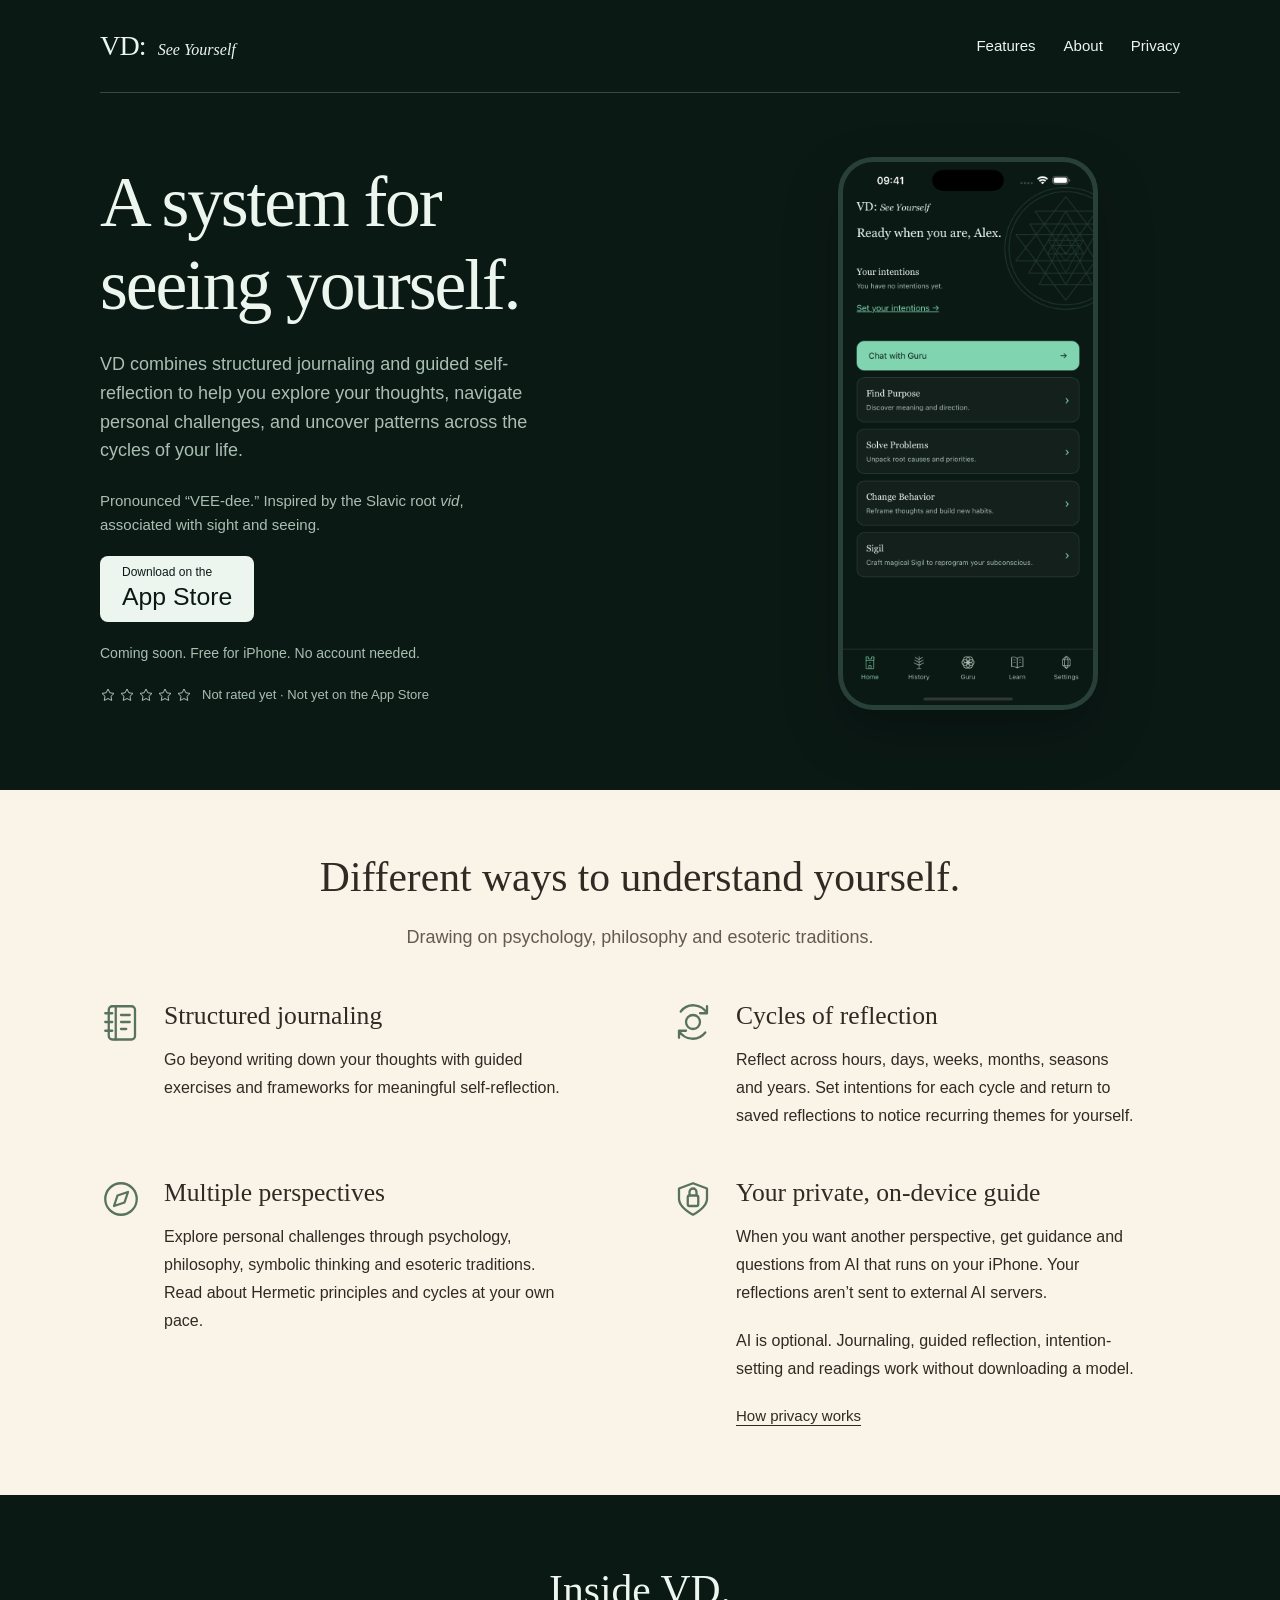
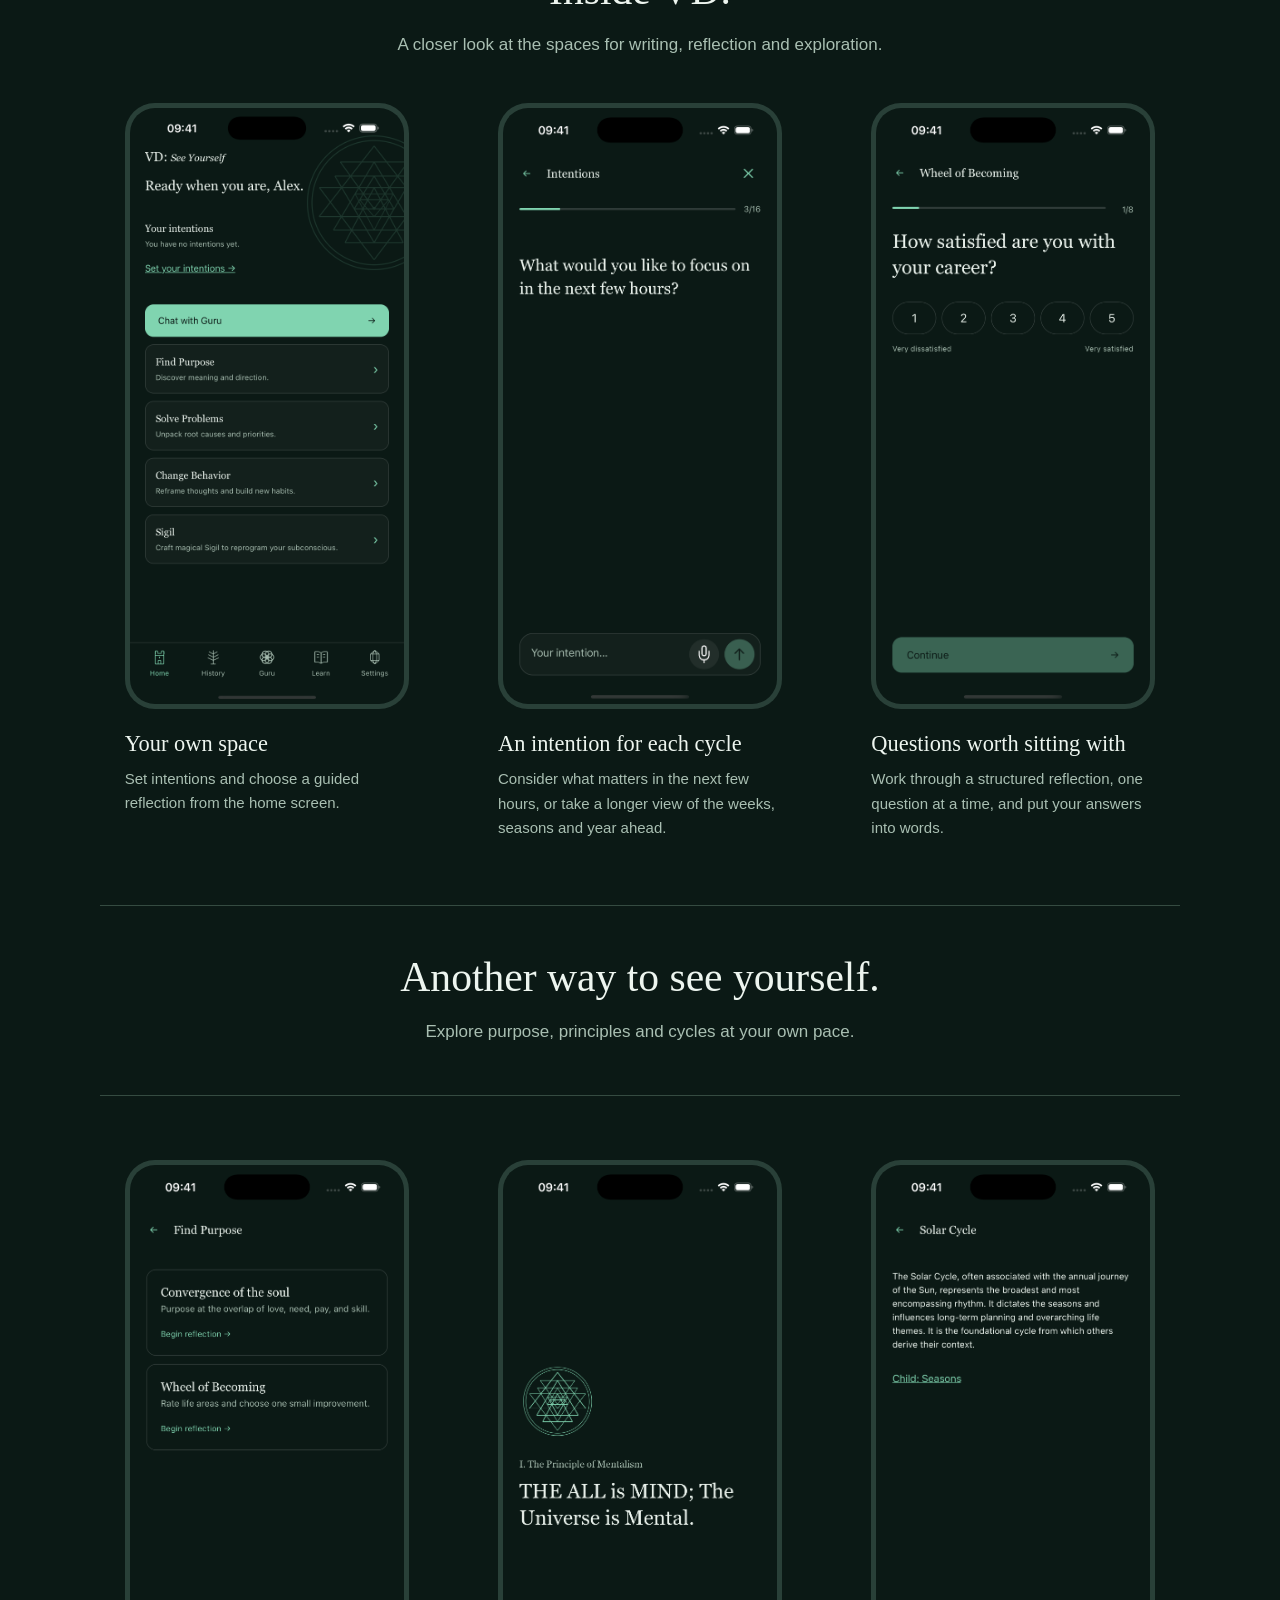
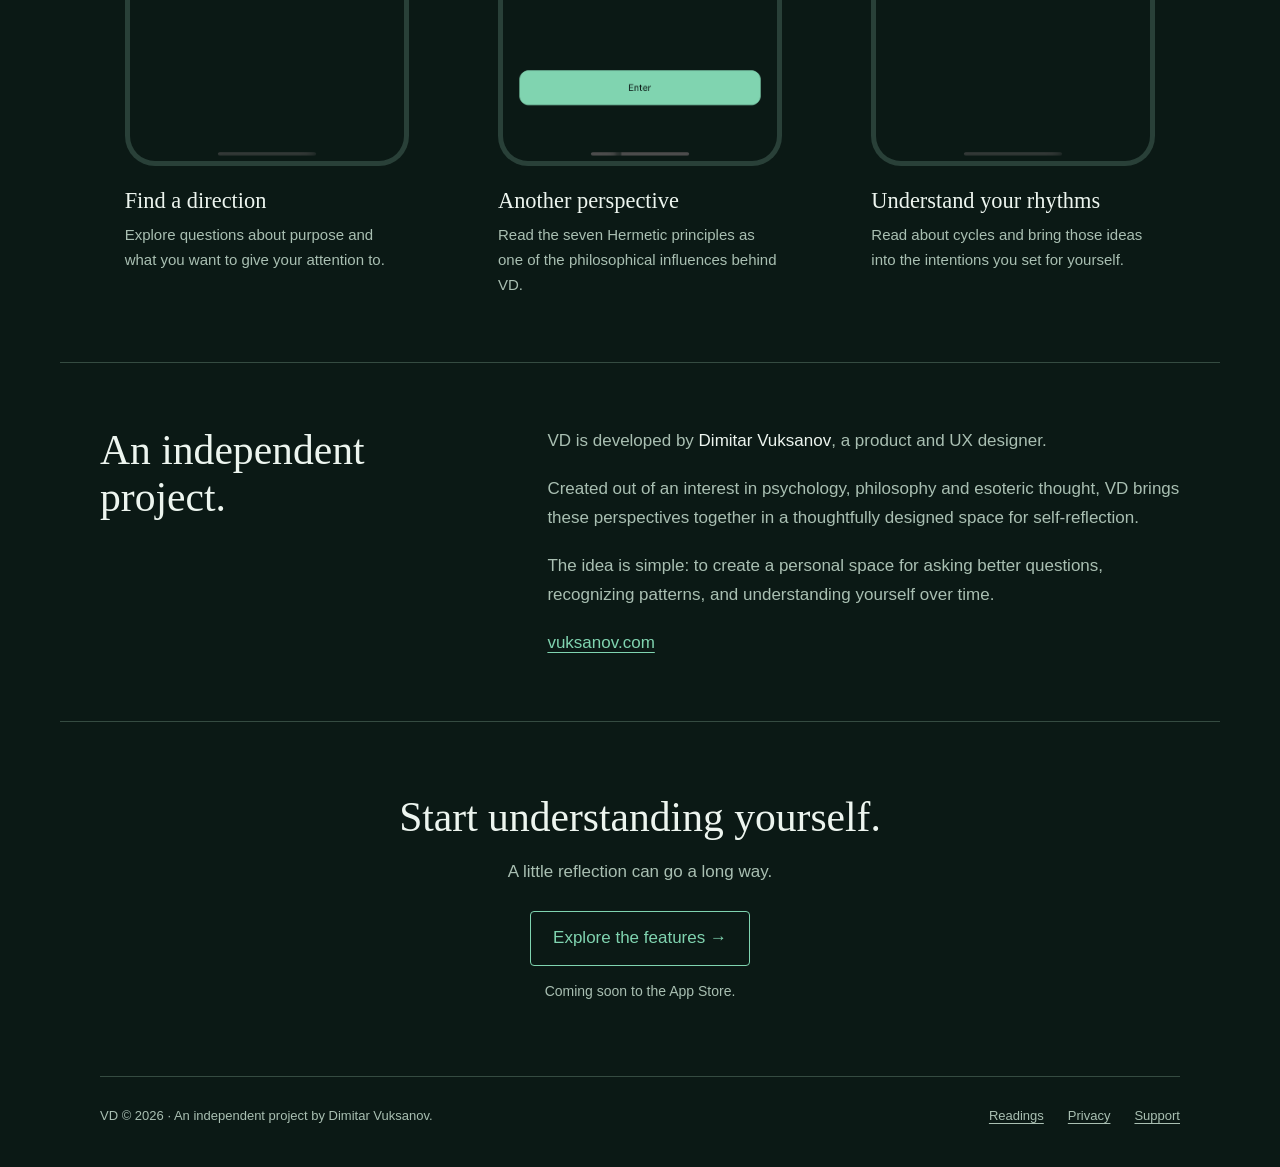
<file: index.html>
<!doctype html>
<html lang="en"><head><meta charset="utf-8"><meta name="viewport" content="width=device-width,initial-scale=1"><meta name="robots" content="noindex,nofollow"><meta name="description" content="VD is a system for seeing yourself. Structured journaling, guided reflection and optional on-device AI for iPhone."><title>VD — A system for seeing yourself</title><link rel="stylesheet" href="./style.css?v=vd-nav-serif-20261028"></head>
<body class="landing"><a class="skip" href="#main">Skip to content</a>
<div class="wrap"><header><a class="brand" href="./" aria-label="VD home">VD: <span>See Yourself</span></a><nav aria-label="Main"><a href="./features/">Features</a><a href="./about/">About</a><a href="./privacy/">Privacy</a></nav></header></div>
<main id="main"><div class="wrap"><section class="app-hero"><div class="hero-copy">
<h1>A system for seeing yourself.</h1>
<p>VD combines structured journaling and guided self-reflection to help you explore your thoughts, navigate personal challenges, and uncover patterns across the cycles of your life.</p>
<p class="name-note">Pronounced “VEE-dee.” Inspired by the Slavic root <em>vid</em>, associated with sight and seeing.</p>

<button class="app-store-button" type="button" disabled aria-describedby="release-status"><span>Download on the</span><strong>App Store</strong></button>
<p class="availability" id="release-status">Coming soon. Free for iPhone. No account needed.</p>
<div class="app-rating" aria-label="App Store ratings: not rated yet"><span class="rating-stars" aria-hidden="true"><svg viewBox="0 0 24 24"><path d="m12 3 2.8 5.7 6.2.9-4.5 4.4 1.1 6.2-5.6-2.9-5.6 2.9 1.1-6.2L3 9.6l6.2-.9Z"/></svg><svg viewBox="0 0 24 24"><path d="m12 3 2.8 5.7 6.2.9-4.5 4.4 1.1 6.2-5.6-2.9-5.6 2.9 1.1-6.2L3 9.6l6.2-.9Z"/></svg><svg viewBox="0 0 24 24"><path d="m12 3 2.8 5.7 6.2.9-4.5 4.4 1.1 6.2-5.6-2.9-5.6 2.9 1.1-6.2L3 9.6l6.2-.9Z"/></svg><svg viewBox="0 0 24 24"><path d="m12 3 2.8 5.7 6.2.9-4.5 4.4 1.1 6.2-5.6-2.9-5.6 2.9 1.1-6.2L3 9.6l6.2-.9Z"/></svg><svg viewBox="0 0 24 24"><path d="m12 3 2.8 5.7 6.2.9-4.5 4.4 1.1 6.2-5.6-2.9-5.6 2.9 1.1-6.2L3 9.6l6.2-.9Z"/></svg></span><span>Not rated yet · Not yet on the App Store</span></div>
</div><figure class="hero-phone"><img src="./screenshots/home.png?v=vd-brand-20261028" width="1320" height="2868" alt="The app home screen with intentions, Chat with Guru and guided reflections." fetchpriority="high"></figure></section></div>
<section id="features" class="privacy-band"><div class="wrap"><h2>Different ways to understand yourself.</h2><p class="feature-intro">Drawing on psychology, philosophy and esoteric traditions.</p>
<div class="feature-stories">
<article class="feature-story"><svg class="feature-icon" viewBox="0 0 24 24" aria-hidden="true"><rect x="5" y="3" width="15" height="19" rx="2"/><path d="M9 3v19M12 8h5M12 12h5M12 16h3M3 7h4M3 12h4M3 17h4"/></svg><div><h3>Structured journaling</h3><p>Go beyond writing down your thoughts with guided exercises and frameworks for meaningful self-reflection.</p></div></article>
<article class="feature-story"><svg class="feature-icon" viewBox="0 0 24 24" aria-hidden="true"><circle cx="12" cy="12" r="4"/><path d="M20 7a9 9 0 0 0-15-1M4 17a9 9 0 0 0 15 1M20 3v4h-4M4 21v-4h4"/></svg><div><h3>Cycles of reflection</h3><p>Reflect across hours, days, weeks, months, seasons and years. Set intentions for each cycle and return to saved reflections to notice recurring themes for yourself.</p></div></article>
<article class="feature-story"><svg class="feature-icon" viewBox="0 0 24 24" aria-hidden="true"><circle cx="12" cy="12" r="9"/><path d="m16 8-2 6-6 2 2-6 6-2Z"/></svg><div><h3>Multiple perspectives</h3><p>Explore personal challenges through psychology, philosophy, symbolic thinking and esoteric traditions. Read about Hermetic principles and cycles at your own pace.</p></div></article>
<article class="feature-story"><svg class="feature-icon" viewBox="0 0 24 24" aria-hidden="true"><path d="m12 3 8 3v6c0 5-8 9-8 9s-8-4-8-9V6l8-3Z"/><rect x="9" y="10" width="6" height="6" rx="1"/><path d="M10 10V8a2 2 0 0 1 4 0v2"/></svg><div><h3>Your private, on-device guide</h3><p>When you want another perspective, get guidance and questions from AI that runs on your iPhone. Your reflections aren’t sent to external AI servers.</p><p>AI is optional. Journaling, guided reflection, intention-setting and readings work without downloading a model.</p><a href="./privacy/">How privacy works</a></div></article>
</div></div></section>
<section id="app" class="wrap app-gallery"><div class="gallery-intro"><h2>Inside VD.</h2><p>A closer look at the spaces for writing, reflection and exploration.</p></div><section class="screenshot-gallery" aria-label="Writing and guided reflection"><figure><div class="screenshot-stage"><img src="./screenshots/home.png?v=vd-brand-20261028" width="1320" height="2868" loading="lazy" alt="The app home screen with intentions and guided reflection paths."></div><figcaption><h3>Your own space</h3><p>Set intentions and choose a guided reflection from the home screen.</p></figcaption></figure><figure><div class="screenshot-stage"><img src="./screenshots/intentions.png" width="1206" height="2622" loading="lazy" alt="The intention-setting prompt for the next few hours."></div><figcaption><h3>An intention for each cycle</h3><p>Consider what matters in the next few hours, or take a longer view of the weeks, seasons and year ahead.</p></figcaption></figure><figure><div class="screenshot-stage"><img src="./screenshots/reflection.png" width="1206" height="2622" loading="lazy" alt="Wheel of Becoming asks how satisfied you are with your career."></div><figcaption><h3>Questions worth sitting with</h3><p>Work through a structured reflection, one question at a time, and put your answers into words.</p></figcaption></figure></section><div class="gallery-interlude"><h2>Another way to see yourself.</h2><p>Explore purpose, principles and cycles at your own pace.</p></div><section class="screenshot-gallery" aria-label="Purpose, principles and cycles"><figure><div class="screenshot-stage"><img src="./screenshots/purpose.png" width="1206" height="2622" loading="lazy" alt="Find Purpose shows the available guided reflections."></div><figcaption><h3>Find a direction</h3><p>Explore questions about purpose and what you want to give your attention to.</p></figcaption></figure><figure><div class="screenshot-stage"><img src="./screenshots/principles.png" width="1206" height="2622" loading="lazy" alt="The opening reading on the Principle of Mentalism."></div><figcaption><h3>Another perspective</h3><p>Read the seven Hermetic principles as one of the philosophical influences behind VD.</p></figcaption></figure><figure><div class="screenshot-stage"><img src="./screenshots/cycles.png" width="1206" height="2622" loading="lazy" alt="The Solar Cycle reading from the app."></div><figcaption><h3>Understand your rhythms</h3><p>Read about cycles and bring those ideas into the intentions you set for yourself.</p></figcaption></figure></section></section>
<section id="about" class="wrap founder"><h2>An independent project.</h2><div><p>VD is developed by <strong>Dimitar Vuksanov</strong>, a product and UX designer.</p><p>Created out of an interest in psychology, philosophy and esoteric thought, VD brings these perspectives together in a thoughtfully designed space for self-reflection.</p><p>The idea is simple: to create a personal space for asking better questions, recognizing patterns, and understanding yourself over time.</p><a href="https://vuksanov.com">vuksanov.com</a></div></section>
<section class="wrap closing vd-closing"><div><h2>Start understanding yourself.</h2><p>A little reflection can go a long way.</p></div><div><a class="action" href="./features/">Explore the features →</a><p class="availability">Coming soon to the App Store.</p></div></section>
</main><div class="wrap"><footer><span>VD © 2026 · An independent project by Dimitar Vuksanov.</span><div><a href="./readings/">Readings</a><a href="./privacy/">Privacy</a><a href="./support/">Support</a></div></footer></div></body></html>
</file>
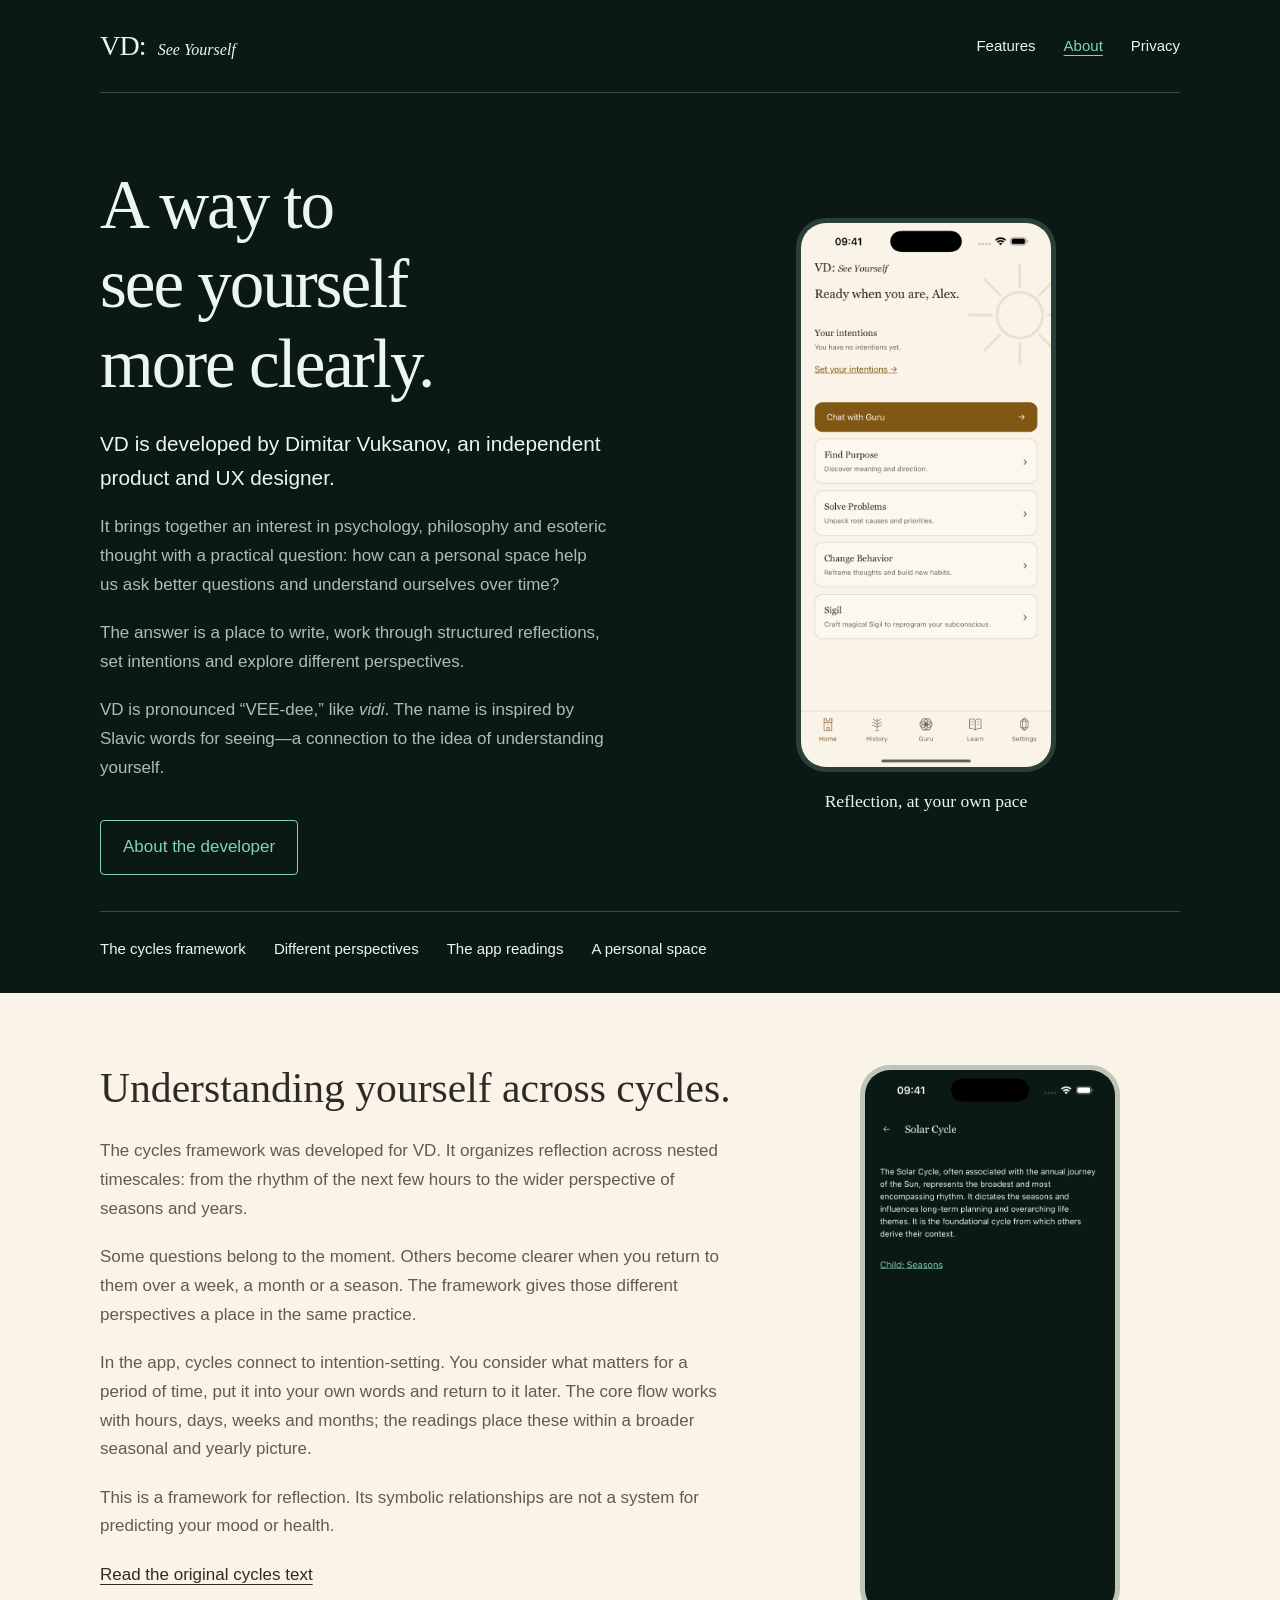
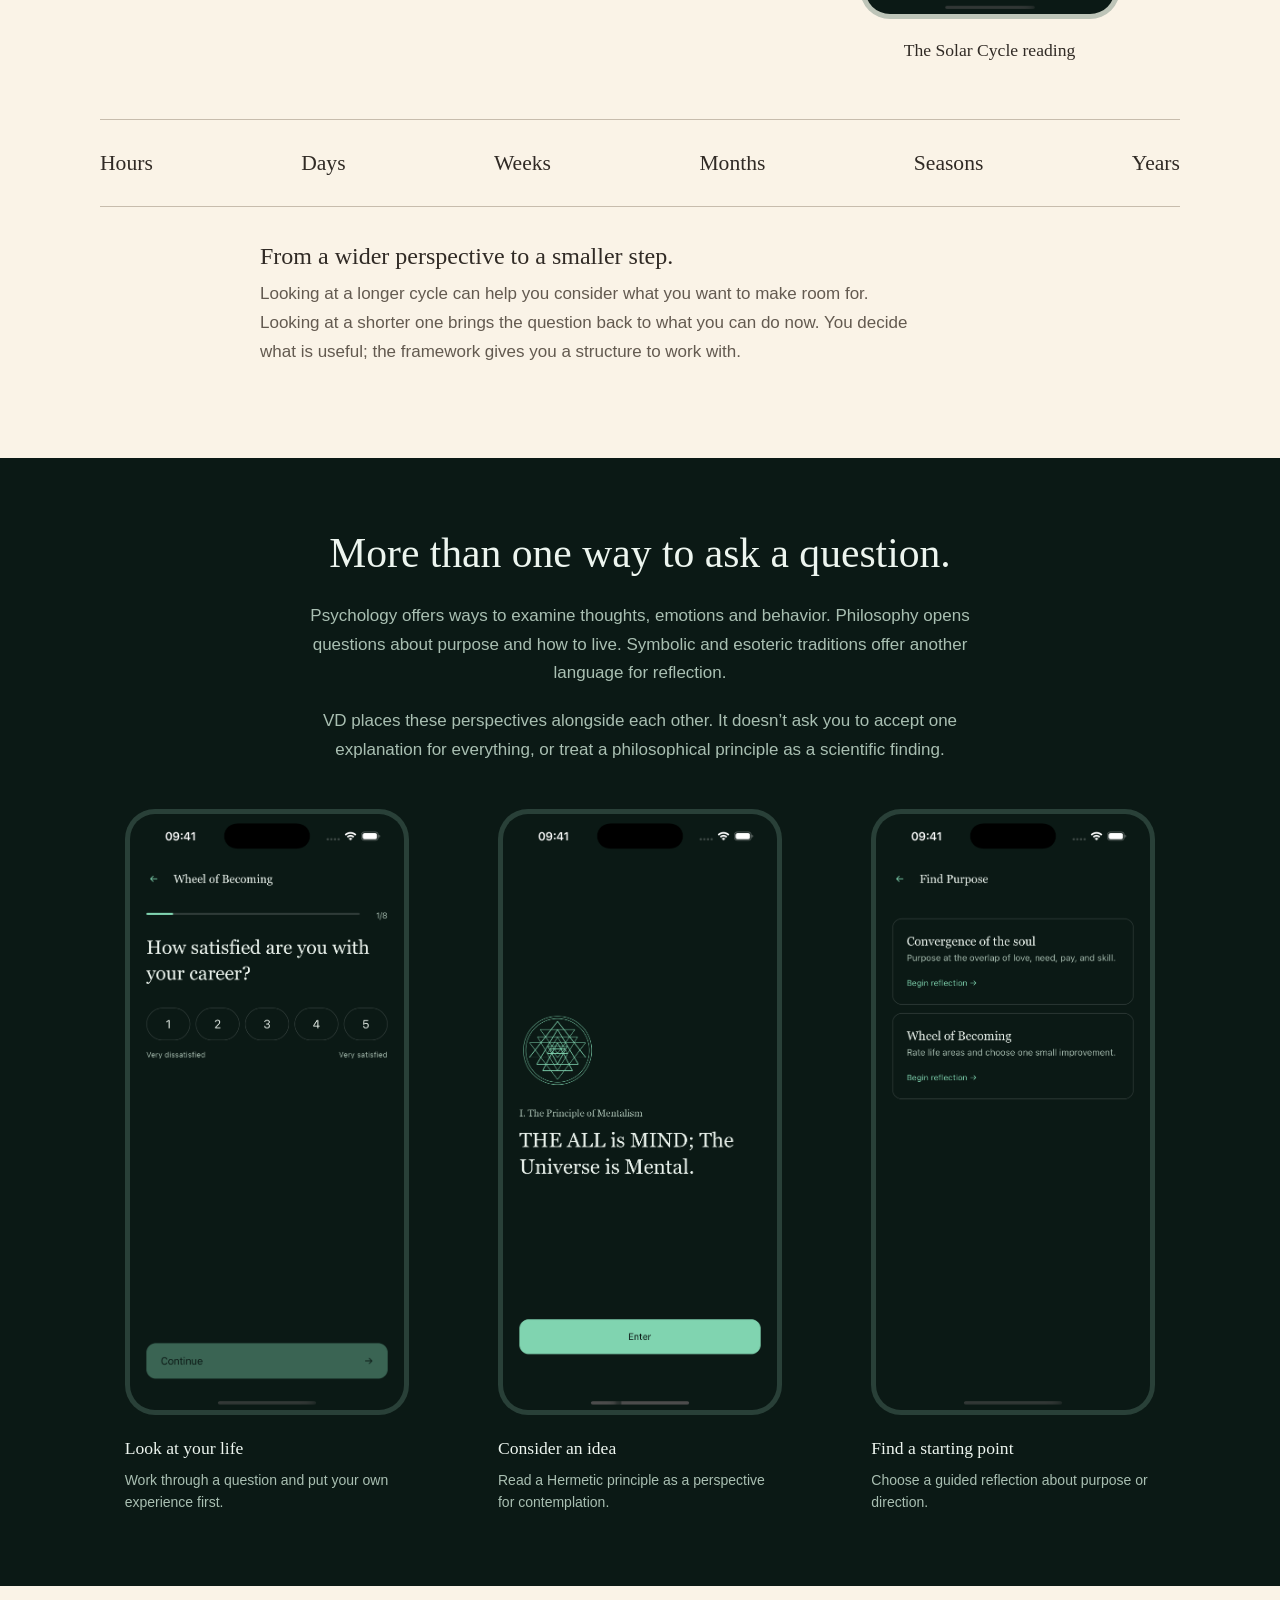
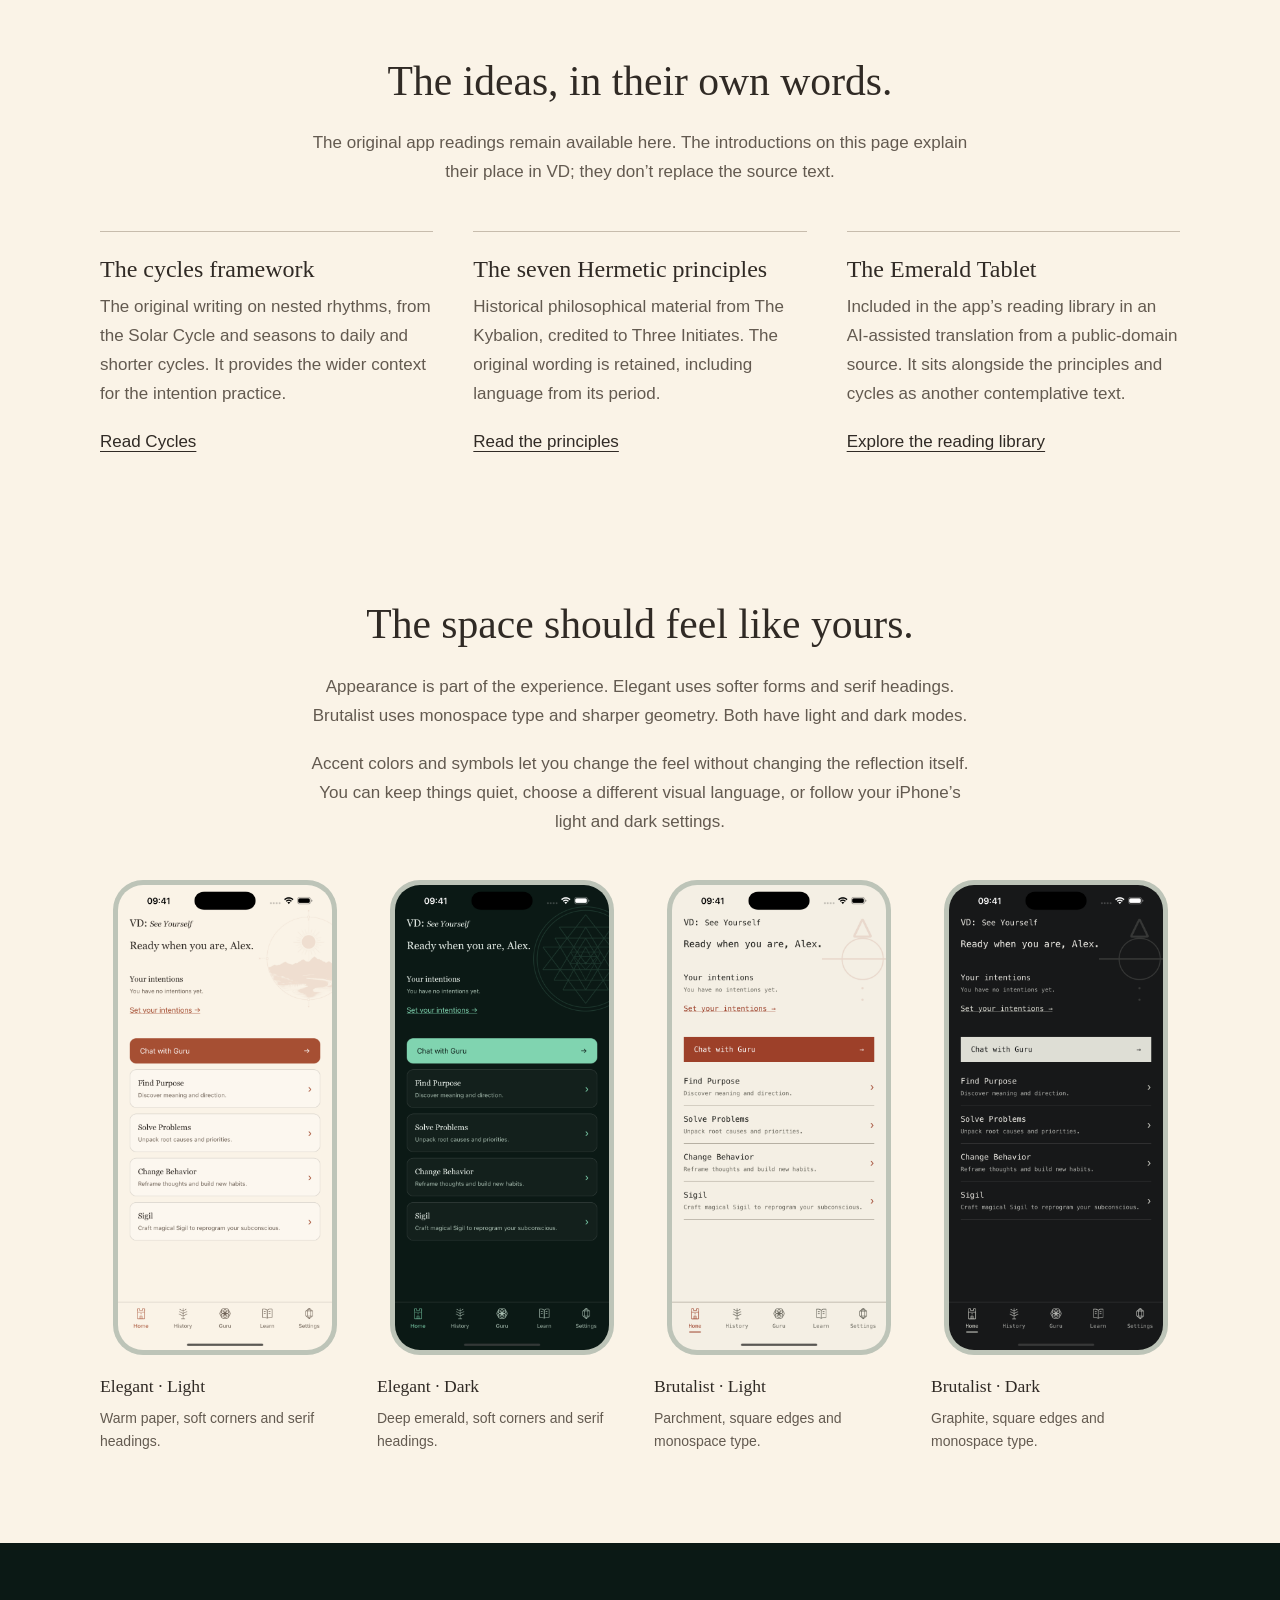
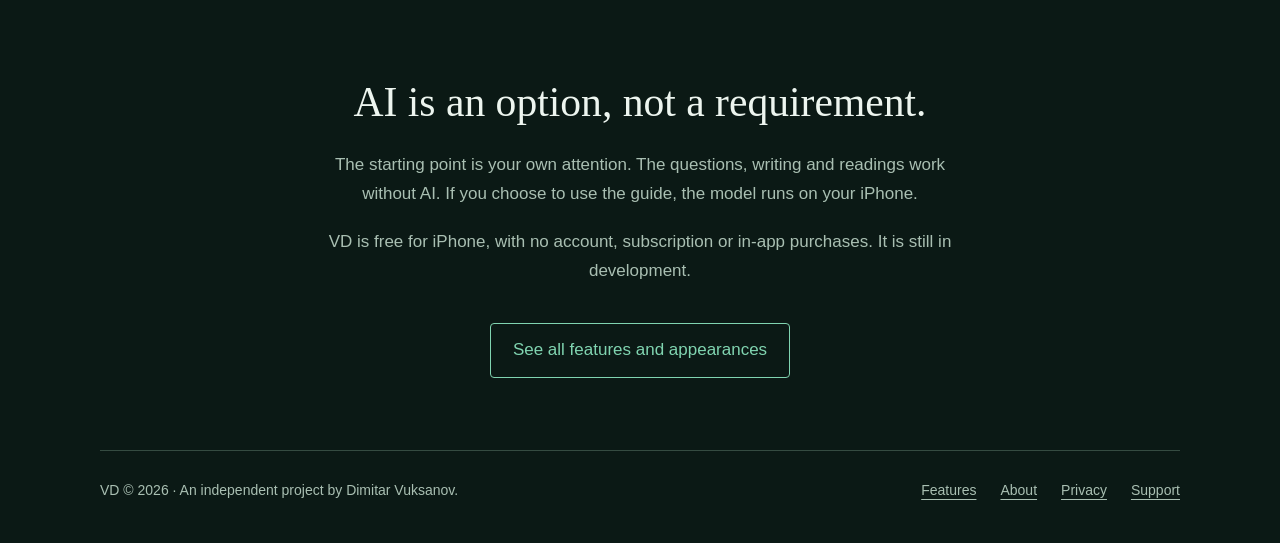
<file: about/index.html>
<!doctype html><html lang="en"><head><meta charset="utf-8"><meta name="viewport" content="width=device-width,initial-scale=1"><meta name="robots" content="noindex,nofollow"><title>About VD — Cycles and reflection</title><meta name="description" content="The ideas behind VD, and how its cycles framework, psychology, philosophy and esoteric traditions shape the app."><link rel="stylesheet" href="../style.css?v=vd-nav-serif-20261028"></head><body class="detail-page"><a class="skip" href="#main">Skip to content</a><div class="wrap"><header><a class="brand" href="../" aria-label="VD home">VD: <span>See Yourself</span></a><nav aria-label="Main"><a href="../features/">Features</a><a href="../about/" aria-current="page">About</a><a href="../privacy/">Privacy</a></nav></header></div><main id="main">
<div class="wrap"><section class="detail-hero about-hero"><div><h1>A way to see yourself more clearly.</h1><p class="detail-lead">VD is developed by Dimitar Vuksanov, an independent product and UX designer.</p><p>It brings together an interest in psychology, philosophy and esoteric thought with a practical question: how can a personal space help us ask better questions and understand ourselves over time?</p><p>The answer is a place to write, work through structured reflections, set intentions and explore different perspectives.</p><p>VD is pronounced “VEE-dee,” like <em>vidi</em>. The name is inspired by Slavic words for seeing—a connection to the idea of understanding yourself.</p><a class="action" href="https://vuksanov.com">About the developer</a></div><figure><div class="screenshot-stage"><a href="../screenshots/appearance/amber-sun.png?v=vd-brand-20261028" target="_blank" rel="noopener" aria-label="Open full-size screenshot: Reflection, at your own pace"><img src="../screenshots/appearance/amber-sun.png?v=vd-brand-20261028" width="1320" height="2868" loading="eager" alt="Reflection, at your own pace"></a></div><figcaption><span class="shot-title">Reflection, at your own pace</span></figcaption></figure></section><nav class="section-links" aria-label="On this page"><a href="#cycles">The cycles framework</a><a href="#perspectives">Different perspectives</a><a href="#readings">The app readings</a><a href="#personal-space">A personal space</a></nav></div>
<section id="cycles" class="detail-paper"><div class="wrap"><div class="story-with-screens single-shot"><div><h2>Understanding yourself across cycles.</h2><p>The cycles framework was developed for VD. It organizes reflection across nested timescales: from the rhythm of the next few hours to the wider perspective of seasons and years.</p><p>Some questions belong to the moment. Others become clearer when you return to them over a week, a month or a season. The framework gives those different perspectives a place in the same practice.</p><p>In the app, cycles connect to intention-setting. You consider what matters for a period of time, put it into your own words and return to it later. The core flow works with hours, days, weeks and months; the readings place these within a broader seasonal and yearly picture.</p><p>This is a framework for reflection. Its symbolic relationships are not a system for predicting your mood or health.</p><a href="../readings/cycles/">Read the original cycles text</a></div><figure><div class="screenshot-stage"><a href="../screenshots/cycles.png" target="_blank" rel="noopener" aria-label="Open full-size screenshot: The Solar Cycle reading"><img src="../screenshots/cycles.png" width="1206" height="2622" loading="eager" alt="The Solar Cycle reading"></a></div><figcaption><h3>The Solar Cycle reading</h3></figcaption></figure></div><div class="cycle-scale" aria-label="Timescales in the cycles framework"><span>Hours</span><span>Days</span><span>Weeks</span><span>Months</span><span>Seasons</span><span>Years</span></div><div class="narrow-copy"><h3>From a wider perspective to a smaller step.</h3><p>Looking at a longer cycle can help you consider what you want to make room for. Looking at a shorter one brings the question back to what you can do now. You decide what is useful; the framework gives you a structure to work with.</p></div></div></section>
<section id="perspectives" class="wrap detail-section"><div class="section-heading"><h2>More than one way to ask a question.</h2><p>Psychology offers ways to examine thoughts, emotions and behavior. Philosophy opens questions about purpose and how to live. Symbolic and esoteric traditions offer another language for reflection.</p><p>VD places these perspectives alongside each other. It doesn’t ask you to accept one explanation for everything, or treat a philosophical principle as a scientific finding.</p></div><div class="screenshot-gallery"><figure><div class="screenshot-stage"><a href="../screenshots/reflection.png" target="_blank" rel="noopener" aria-label="Open full-size screenshot: Look at your life"><img src="../screenshots/reflection.png" width="1206" height="2622" loading="eager" alt="Look at your life"></a></div><figcaption><h3>Look at your life</h3><p>Work through a question and put your own experience first.</p></figcaption></figure><figure><div class="screenshot-stage"><a href="../screenshots/principles.png" target="_blank" rel="noopener" aria-label="Open full-size screenshot: Consider an idea"><img src="../screenshots/principles.png" width="1206" height="2622" loading="eager" alt="Consider an idea"></a></div><figcaption><h3>Consider an idea</h3><p>Read a Hermetic principle as a perspective for contemplation.</p></figcaption></figure><figure><div class="screenshot-stage"><a href="../screenshots/purpose.png" target="_blank" rel="noopener" aria-label="Open full-size screenshot: Find a starting point"><img src="../screenshots/purpose.png" width="1206" height="2622" loading="eager" alt="Find a starting point"></a></div><figcaption><h3>Find a starting point</h3><p>Choose a guided reflection about purpose or direction.</p></figcaption></figure></div></section>
<section id="readings" class="detail-paper"><div class="wrap"><div class="section-heading"><h2>The ideas, in their own words.</h2><p>The original app readings remain available here. The introductions on this page explain their place in VD; they don’t replace the source text.</p></div><div class="reading-links"><article><h3>The cycles framework</h3><p>The original writing on nested rhythms, from the Solar Cycle and seasons to daily and shorter cycles. It provides the wider context for the intention practice.</p><a href="../readings/cycles/">Read Cycles</a></article><article><h3>The seven Hermetic principles</h3><p>Historical philosophical material from The Kybalion, credited to Three Initiates. The original wording is retained, including language from its period.</p><a href="../readings/hermetic-principles/">Read the principles</a></article><article><h3>The Emerald Tablet</h3><p>Included in the app’s reading library in an AI-assisted translation from a public-domain source. It sits alongside the principles and cycles as another contemplative text.</p><a href="../features/#readings">Explore the reading library</a></article></div></div></section>
<section id="personal-space" class="detail-paper"><div class="wrap"><div class="section-heading"><h2>The space should feel like yours.</h2><p>Appearance is part of the experience. Elegant uses softer forms and serif headings. Brutalist uses monospace type and sharper geometry. Both have light and dark modes.</p><p>Accent colors and symbols let you change the feel without changing the reflection itself. You can keep things quiet, choose a different visual language, or follow your iPhone’s light and dark settings.</p></div><div class="appearance-four"><figure><div class="screenshot-stage"><a href="../screenshots/appearance/elegant-light.png?v=vd-brand-20261028" target="_blank" rel="noopener" aria-label="Open full-size screenshot: Elegant · Light"><img src="../screenshots/appearance/elegant-light.png?v=vd-brand-20261028" width="1320" height="2868" loading="eager" alt="Elegant · Light"></a></div><figcaption><h3>Elegant · Light</h3><p>Warm paper, soft corners and serif headings.</p></figcaption></figure><figure><div class="screenshot-stage"><a href="../screenshots/appearance/elegant-dark.png?v=vd-brand-20261028" target="_blank" rel="noopener" aria-label="Open full-size screenshot: Elegant · Dark"><img src="../screenshots/appearance/elegant-dark.png?v=vd-brand-20261028" width="1320" height="2868" loading="eager" alt="Elegant · Dark"></a></div><figcaption><h3>Elegant · Dark</h3><p>Deep emerald, soft corners and serif headings.</p></figcaption></figure><figure><div class="screenshot-stage"><a href="../screenshots/appearance/brutalist-light.png?v=vd-brand-20261028" target="_blank" rel="noopener" aria-label="Open full-size screenshot: Brutalist · Light"><img src="../screenshots/appearance/brutalist-light.png?v=vd-brand-20261028" width="1320" height="2868" loading="eager" alt="Brutalist · Light"></a></div><figcaption><h3>Brutalist · Light</h3><p>Parchment, square edges and monospace type.</p></figcaption></figure><figure><div class="screenshot-stage"><a href="../screenshots/appearance/brutalist-dark.png?v=vd-brand-20261028" target="_blank" rel="noopener" aria-label="Open full-size screenshot: Brutalist · Dark"><img src="../screenshots/appearance/brutalist-dark.png?v=vd-brand-20261028" width="1320" height="2868" loading="eager" alt="Brutalist · Dark"></a></div><figcaption><h3>Brutalist · Dark</h3><p>Graphite, square edges and monospace type.</p></figcaption></figure></div></div></section><section class="wrap detail-section"><div class="about-ending"><h2>AI is an option, not a requirement.</h2><p>The starting point is your own attention. The questions, writing and readings work without AI. If you choose to use the guide, the model runs on your iPhone.</p><p>VD is free for iPhone, with no account, subscription or in-app purchases. It is still in development.</p><a class="action" href="../features/">See all features and appearances</a></div></section></main><div class="wrap"><footer><span>VD © 2026 · An independent project by Dimitar Vuksanov.</span><div><a href="../features/">Features</a><a href="../about/">About</a><a href="../privacy/">Privacy</a><a href="../support/">Support</a></div></footer></div></body></html>
</file>
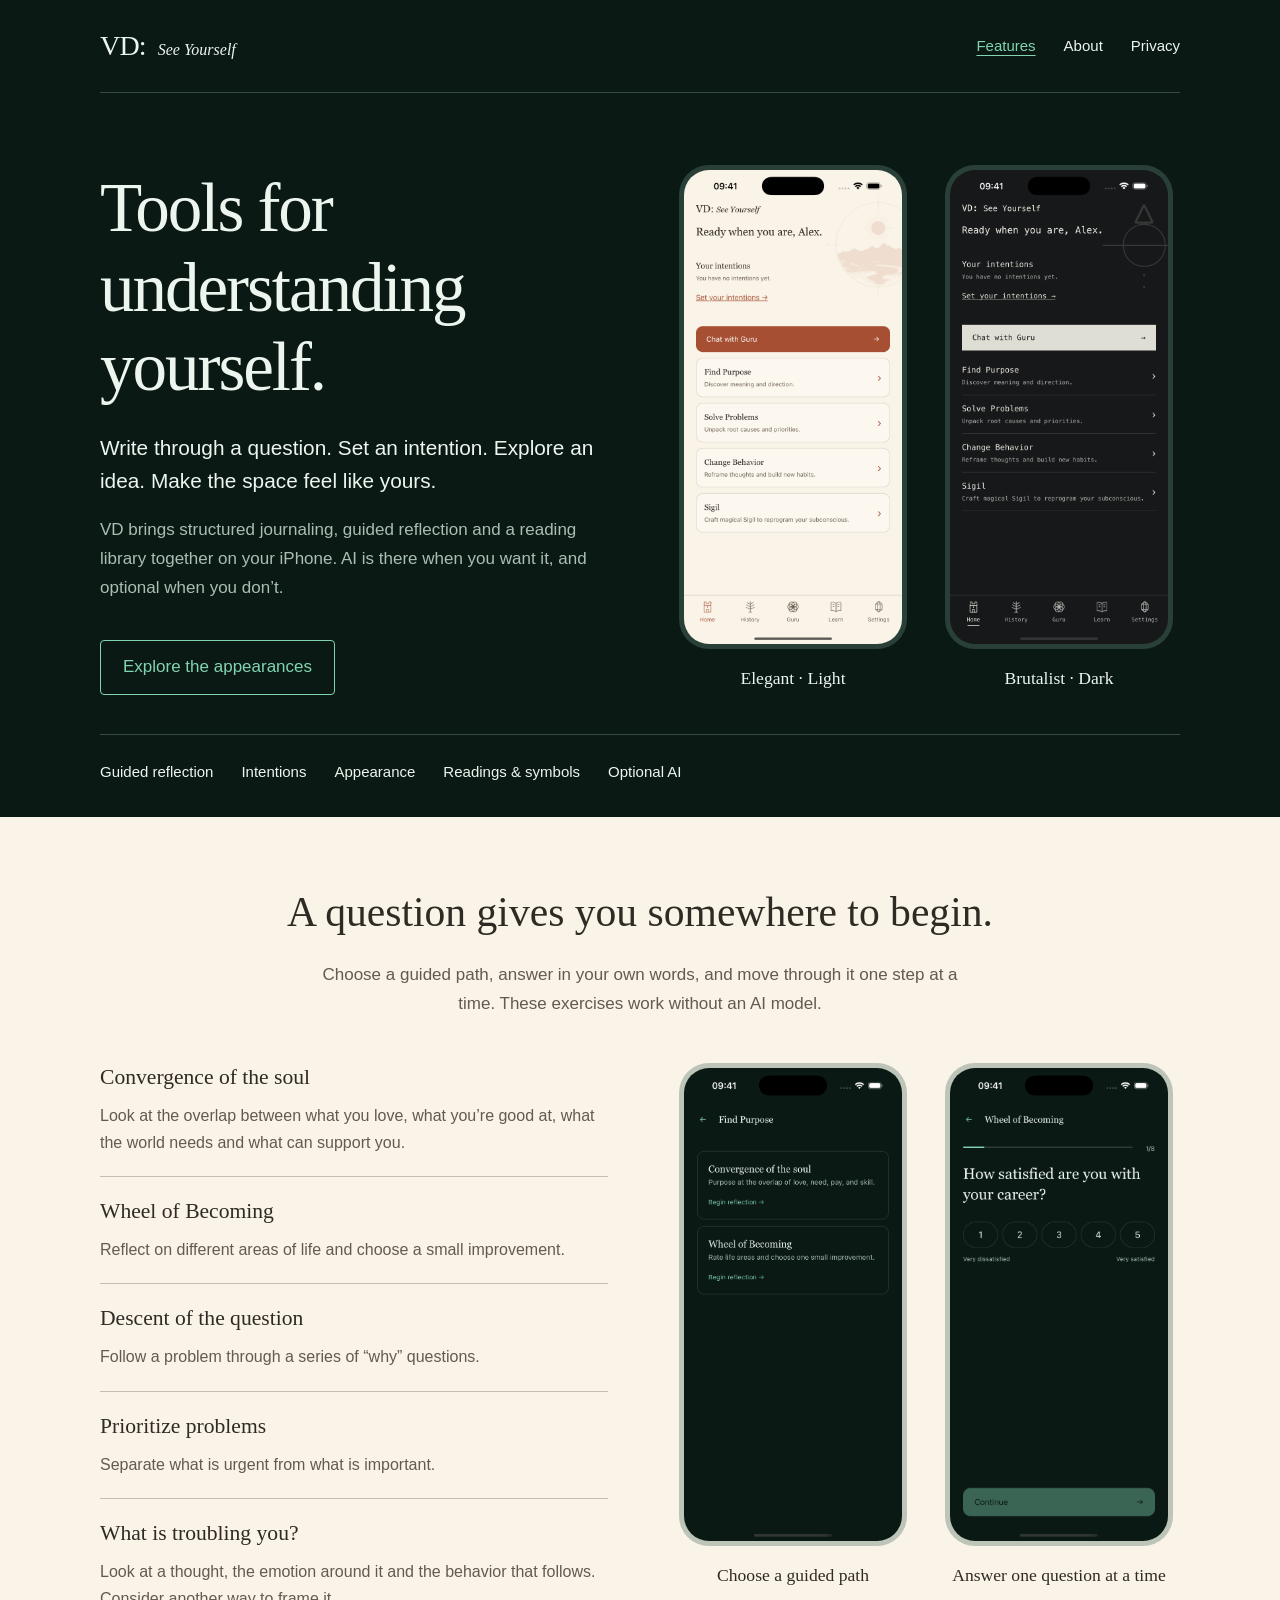
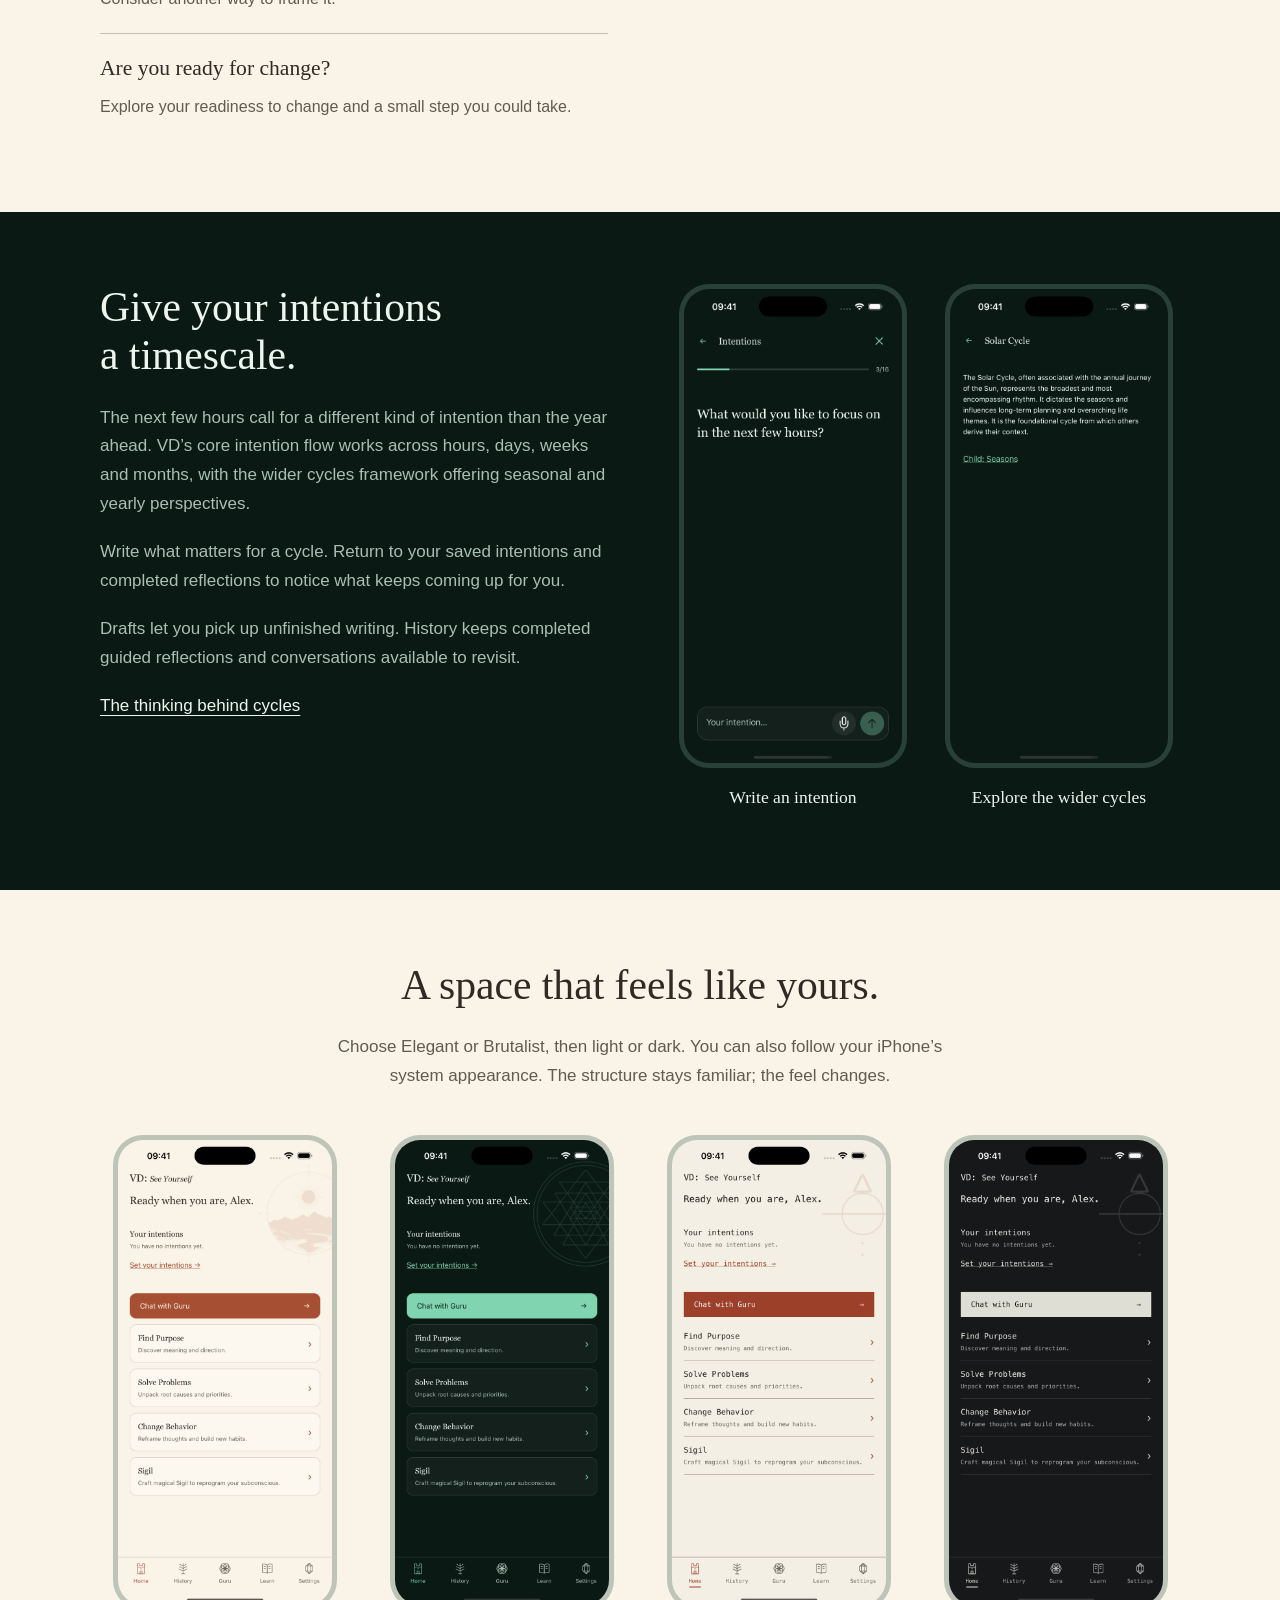
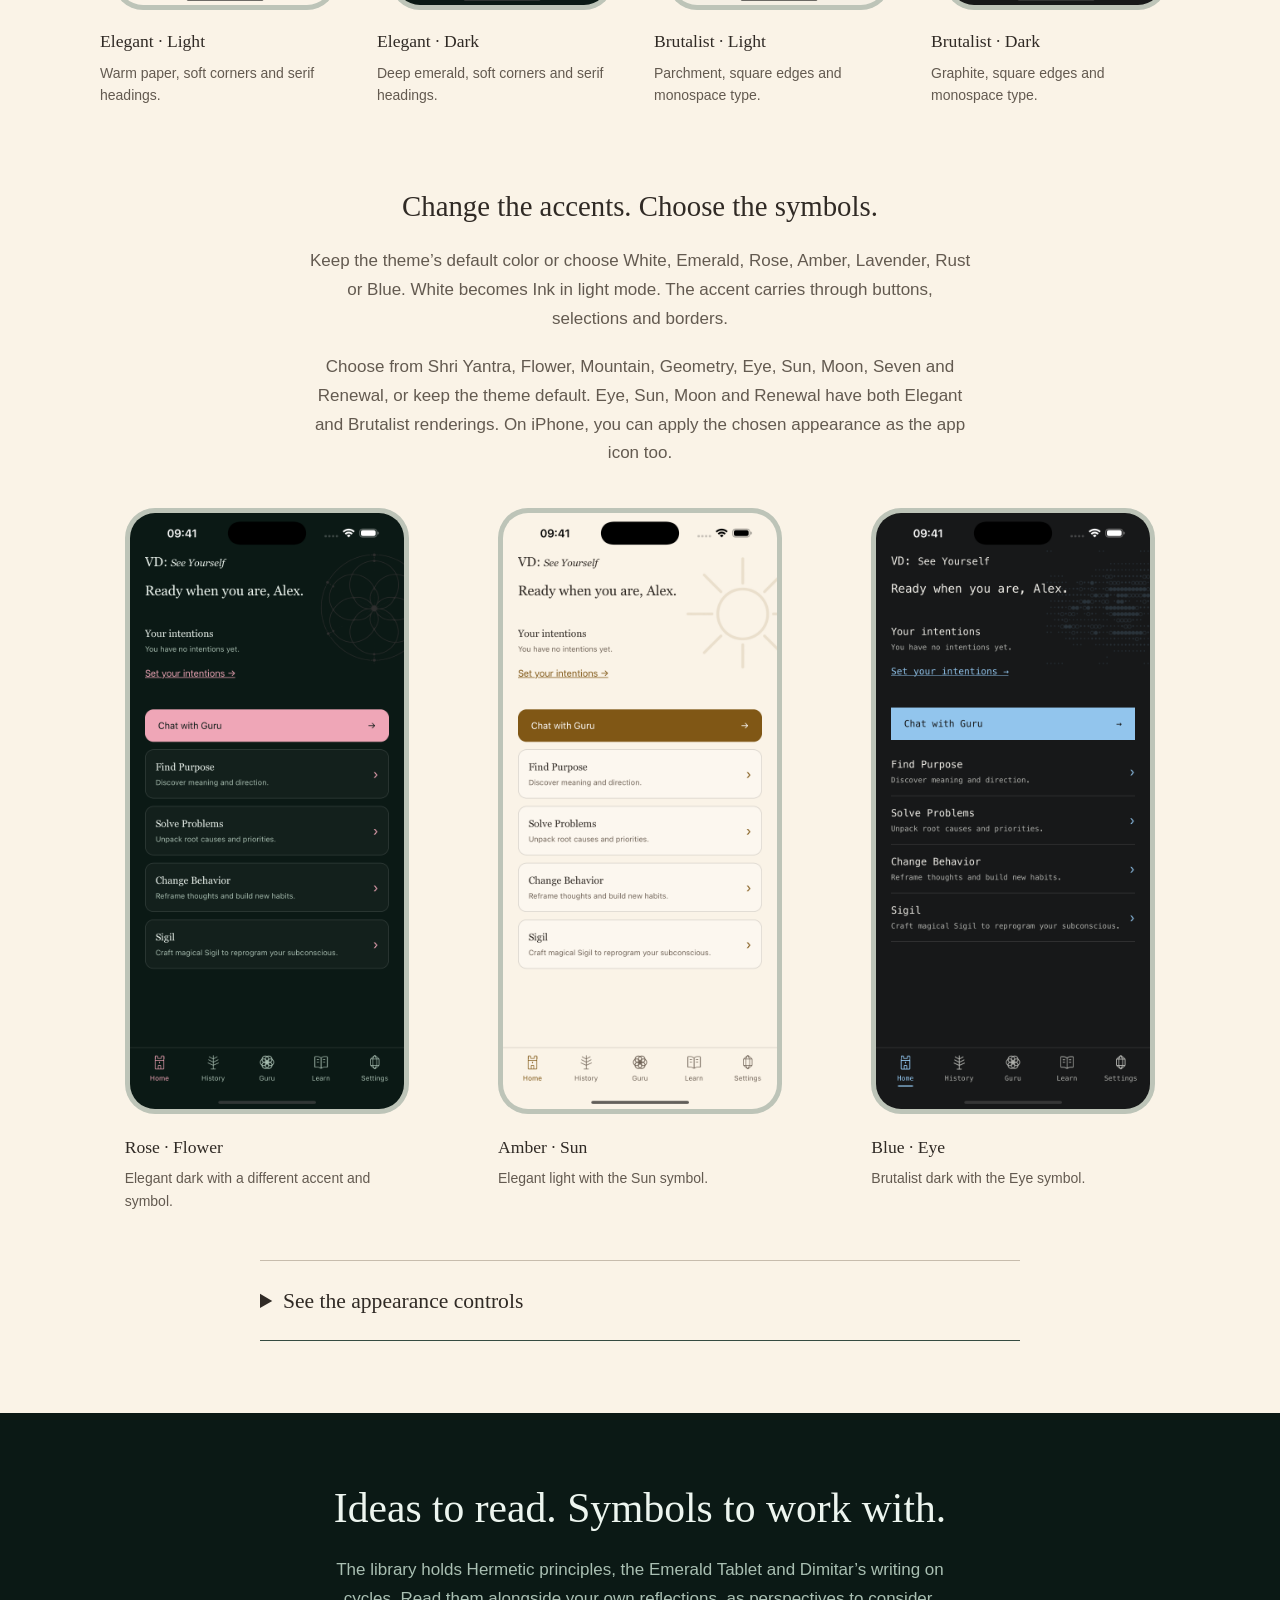
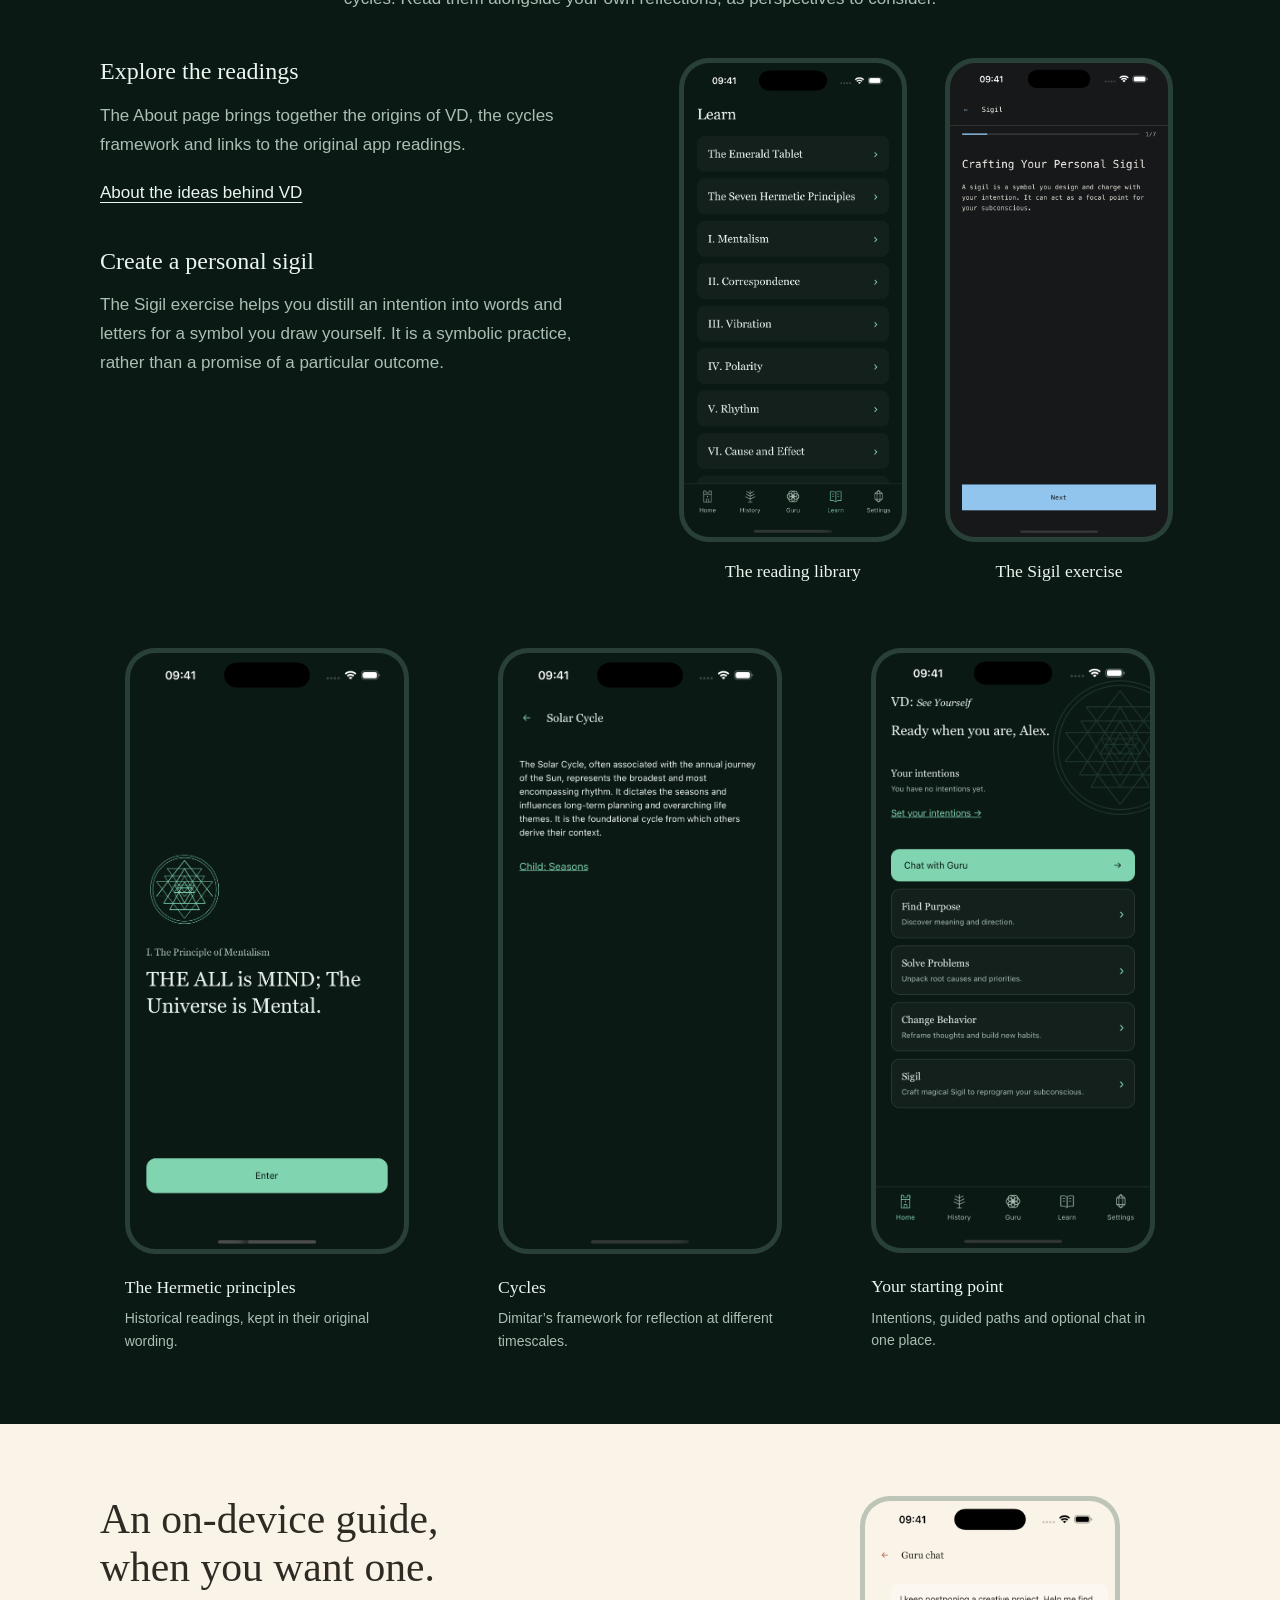
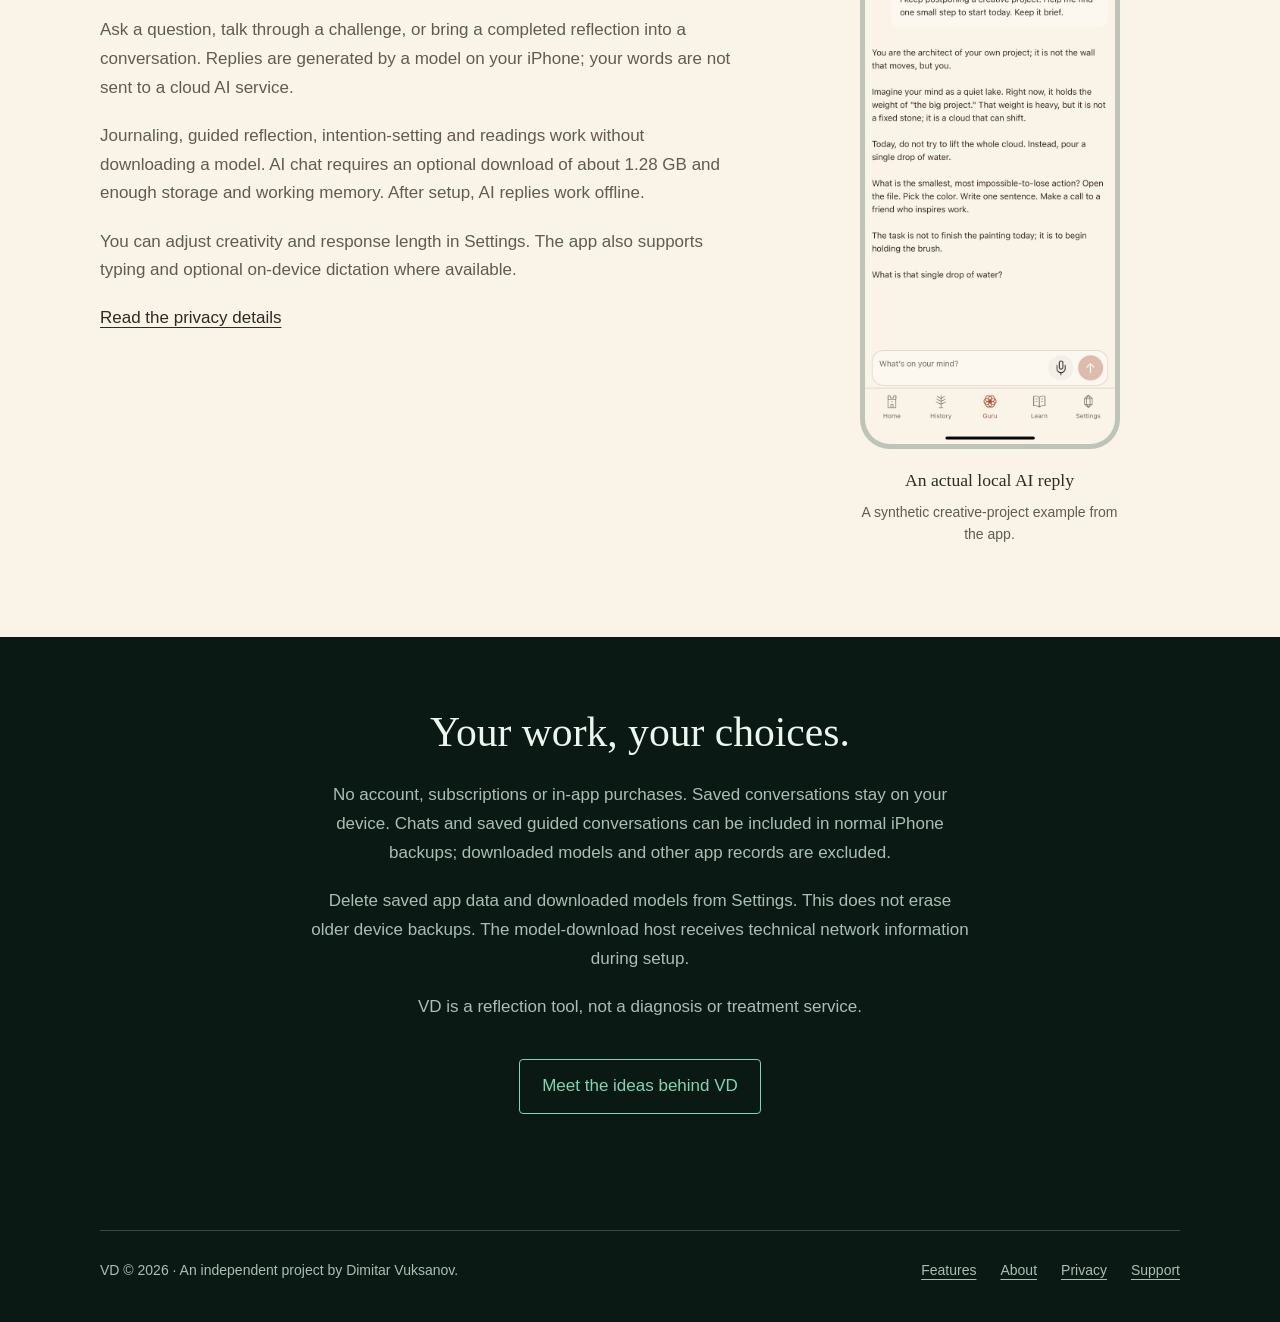
<file: features/index.html>
<!doctype html><html lang="en"><head><meta charset="utf-8"><meta name="viewport" content="width=device-width,initial-scale=1"><meta name="robots" content="noindex,nofollow"><title>VD features — Journaling, reflection and appearance</title><meta name="description" content="Explore VD’s guided reflections, intentions, readings, optional local AI and four light/dark appearance combinations."><link rel="stylesheet" href="../style.css?v=vd-nav-serif-20261028"></head><body class="detail-page"><a class="skip" href="#main">Skip to content</a><div class="wrap"><header><a class="brand" href="../" aria-label="VD home">VD: <span>See Yourself</span></a><nav aria-label="Main"><a href="../features/" aria-current="page">Features</a><a href="../about/">About</a><a href="../privacy/">Privacy</a></nav></header></div><main id="main">
<div class="wrap"><section class="detail-hero"><div><h1>Tools for understanding yourself.</h1><p class="detail-lead">Write through a question. Set an intention. Explore an idea. Make the space feel like yours.</p><p>VD brings structured journaling, guided reflection and a reading library together on your iPhone. AI is there when you want it, and optional when you don’t.</p><a class="action" href="#appearance">Explore the appearances</a></div><div class="paired-shots"><figure><div class="screenshot-stage"><a href="../screenshots/appearance/elegant-light.png?v=vd-brand-20261028" target="_blank" rel="noopener" aria-label="Open full-size screenshot: Elegant · Light"><img src="../screenshots/appearance/elegant-light.png?v=vd-brand-20261028" width="1320" height="2868" loading="eager" alt="Elegant · Light"></a></div><figcaption><span class="shot-title">Elegant · Light</span></figcaption></figure><figure><div class="screenshot-stage"><a href="../screenshots/appearance/brutalist-dark.png?v=vd-brand-20261028" target="_blank" rel="noopener" aria-label="Open full-size screenshot: Brutalist · Dark"><img src="../screenshots/appearance/brutalist-dark.png?v=vd-brand-20261028" width="1320" height="2868" loading="eager" alt="Brutalist · Dark"></a></div><figcaption><span class="shot-title">Brutalist · Dark</span></figcaption></figure></div></section><nav class="section-links" aria-label="On this page"><a href="#reflection">Guided reflection</a><a href="#intentions">Intentions</a><a href="#appearance">Appearance</a><a href="#readings">Readings &amp; symbols</a><a href="#private-ai">Optional AI</a></nav></div>
<section id="reflection" class="detail-paper"><div class="wrap"><div class="section-heading"><h2>A question gives you somewhere to begin.</h2><p>Choose a guided path, answer in your own words, and move through it one step at a time. These exercises work without an AI model.</p></div><div class="story-with-screens"><div><dl class="exercise-list"><div><dt>Convergence of the soul</dt><dd>Look at the overlap between what you love, what you’re good at, what the world needs and what can support you.</dd></div><div><dt>Wheel of Becoming</dt><dd>Reflect on different areas of life and choose a small improvement.</dd></div><div><dt>Descent of the question</dt><dd>Follow a problem through a series of “why” questions.</dd></div><div><dt>Prioritize problems</dt><dd>Separate what is urgent from what is important.</dd></div><div><dt>What is troubling you?</dt><dd>Look at a thought, the emotion around it and the behavior that follows. Consider another way to frame it.</dd></div><div><dt>Are you ready for change?</dt><dd>Explore your readiness to change and a small step you could take.</dd></div></dl></div><div class="paired-shots"><figure><div class="screenshot-stage"><a href="../screenshots/purpose.png" target="_blank" rel="noopener" aria-label="Open full-size screenshot: Choose a guided path"><img src="../screenshots/purpose.png" width="1206" height="2622" loading="eager" alt="Choose a guided path"></a></div><figcaption><h3>Choose a guided path</h3></figcaption></figure><figure><div class="screenshot-stage"><a href="../screenshots/reflection.png" target="_blank" rel="noopener" aria-label="Open full-size screenshot: Answer one question at a time"><img src="../screenshots/reflection.png" width="1206" height="2622" loading="eager" alt="Answer one question at a time"></a></div><figcaption><h3>Answer one question at a time</h3></figcaption></figure></div></div></div></section>
<section id="intentions" class="wrap detail-section"><div class="story-with-screens"><div><h2>Give your intentions a timescale.</h2><p>The next few hours call for a different kind of intention than the year ahead. VD’s core intention flow works across hours, days, weeks and months, with the wider cycles framework offering seasonal and yearly perspectives.</p><p>Write what matters for a cycle. Return to your saved intentions and completed reflections to notice what keeps coming up for you.</p><p>Drafts let you pick up unfinished writing. History keeps completed guided reflections and conversations available to revisit.</p><a href="../about/#cycles">The thinking behind cycles</a></div><div class="paired-shots"><figure><div class="screenshot-stage"><a href="../screenshots/intentions.png" target="_blank" rel="noopener" aria-label="Open full-size screenshot: Write an intention"><img src="../screenshots/intentions.png" width="1206" height="2622" loading="eager" alt="Write an intention"></a></div><figcaption><h3>Write an intention</h3></figcaption></figure><figure><div class="screenshot-stage"><a href="../screenshots/cycles.png" target="_blank" rel="noopener" aria-label="Open full-size screenshot: Explore the wider cycles"><img src="../screenshots/cycles.png" width="1206" height="2622" loading="eager" alt="Explore the wider cycles"></a></div><figcaption><h3>Explore the wider cycles</h3></figcaption></figure></div></div></section>
<section id="appearance" class="detail-paper"><div class="wrap"><div class="section-heading"><h2>A space that feels like yours.</h2><p>Choose Elegant or Brutalist, then light or dark. You can also follow your iPhone’s system appearance. The structure stays familiar; the feel changes.</p></div><div class="appearance-four"><figure><div class="screenshot-stage"><a href="../screenshots/appearance/elegant-light.png?v=vd-brand-20261028" target="_blank" rel="noopener" aria-label="Open full-size screenshot: Elegant · Light"><img src="../screenshots/appearance/elegant-light.png?v=vd-brand-20261028" width="1320" height="2868" loading="eager" alt="Elegant · Light"></a></div><figcaption><h3>Elegant · Light</h3><p>Warm paper, soft corners and serif headings.</p></figcaption></figure><figure><div class="screenshot-stage"><a href="../screenshots/appearance/elegant-dark.png?v=vd-brand-20261028" target="_blank" rel="noopener" aria-label="Open full-size screenshot: Elegant · Dark"><img src="../screenshots/appearance/elegant-dark.png?v=vd-brand-20261028" width="1320" height="2868" loading="eager" alt="Elegant · Dark"></a></div><figcaption><h3>Elegant · Dark</h3><p>Deep emerald, soft corners and serif headings.</p></figcaption></figure><figure><div class="screenshot-stage"><a href="../screenshots/appearance/brutalist-light.png?v=vd-brand-20261028" target="_blank" rel="noopener" aria-label="Open full-size screenshot: Brutalist · Light"><img src="../screenshots/appearance/brutalist-light.png?v=vd-brand-20261028" width="1320" height="2868" loading="eager" alt="Brutalist · Light"></a></div><figcaption><h3>Brutalist · Light</h3><p>Parchment, square edges and monospace type.</p></figcaption></figure><figure><div class="screenshot-stage"><a href="../screenshots/appearance/brutalist-dark.png?v=vd-brand-20261028" target="_blank" rel="noopener" aria-label="Open full-size screenshot: Brutalist · Dark"><img src="../screenshots/appearance/brutalist-dark.png?v=vd-brand-20261028" width="1320" height="2868" loading="eager" alt="Brutalist · Dark"></a></div><figcaption><h3>Brutalist · Dark</h3><p>Graphite, square edges and monospace type.</p></figcaption></figure></div><div class="customization-copy"><h3>Change the accents. Choose the symbols.</h3><p>Keep the theme’s default color or choose White, Emerald, Rose, Amber, Lavender, Rust or Blue. White becomes Ink in light mode. The accent carries through buttons, selections and borders.</p><p>Choose from Shri Yantra, Flower, Mountain, Geometry, Eye, Sun, Moon, Seven and Renewal, or keep the theme default. Eye, Sun, Moon and Renewal have both Elegant and Brutalist renderings. On iPhone, you can apply the chosen appearance as the app icon too.</p></div><div class="screenshot-gallery custom-examples"><figure><div class="screenshot-stage"><a href="../screenshots/appearance/rose-flower.png?v=vd-brand-20261028" target="_blank" rel="noopener" aria-label="Open full-size screenshot: Rose · Flower"><img src="../screenshots/appearance/rose-flower.png?v=vd-brand-20261028" width="1320" height="2868" loading="eager" alt="Rose · Flower"></a></div><figcaption><h3>Rose · Flower</h3><p>Elegant dark with a different accent and symbol.</p></figcaption></figure><figure><div class="screenshot-stage"><a href="../screenshots/appearance/amber-sun.png?v=vd-brand-20261028" target="_blank" rel="noopener" aria-label="Open full-size screenshot: Amber · Sun"><img src="../screenshots/appearance/amber-sun.png?v=vd-brand-20261028" width="1320" height="2868" loading="eager" alt="Amber · Sun"></a></div><figcaption><h3>Amber · Sun</h3><p>Elegant light with the Sun symbol.</p></figcaption></figure><figure><div class="screenshot-stage"><a href="../screenshots/appearance/blue-eye.png?v=vd-brand-20261028" target="_blank" rel="noopener" aria-label="Open full-size screenshot: Blue · Eye"><img src="../screenshots/appearance/blue-eye.png?v=vd-brand-20261028" width="1320" height="2868" loading="eager" alt="Blue · Eye"></a></div><figcaption><h3>Blue · Eye</h3><p>Brutalist dark with the Eye symbol.</p></figcaption></figure></div><details class="appearance-controls"><summary>See the appearance controls</summary><div class="paired-shots"><figure><div class="screenshot-stage"><a href="../screenshots/appearance/accent-controls.png" target="_blank" rel="noopener" aria-label="Open full-size screenshot: Choose an accent"><img src="../screenshots/appearance/accent-controls.png" width="1320" height="2868" loading="eager" alt="Choose an accent"></a></div><figcaption><h3>Choose an accent</h3><p>The actual appearance and accent controls.</p></figcaption></figure><figure><div class="screenshot-stage"><a href="../screenshots/appearance/symbol-controls.png" target="_blank" rel="noopener" aria-label="Open full-size screenshot: Choose a symbol"><img src="../screenshots/appearance/symbol-controls.png" width="1320" height="2868" loading="eager" alt="Choose a symbol"></a></div><figcaption><h3>Choose a symbol</h3><p>The icon picker, shown with Rose selected.</p></figcaption></figure></div></details></div></section>
<section id="readings" class="wrap detail-section"><div class="section-heading"><h2>Ideas to read. Symbols to work with.</h2><p>The library holds Hermetic principles, the Emerald Tablet and Dimitar’s writing on cycles. Read them alongside your own reflections, as perspectives to consider.</p></div><div class="story-with-screens"><div><h3>Explore the readings</h3><p>The About page brings together the origins of VD, the cycles framework and links to the original app readings.</p><a href="../about/#readings">About the ideas behind VD</a><h3 class="spaced-title">Create a personal sigil</h3><p>The Sigil exercise helps you distill an intention into words and letters for a symbol you draw yourself. It is a symbolic practice, rather than a promise of a particular outcome.</p></div><div class="paired-shots"><figure><div class="screenshot-stage"><a href="../screenshots/library.png" target="_blank" rel="noopener" aria-label="Open full-size screenshot: The reading library"><img src="../screenshots/library.png" width="1206" height="2622" loading="eager" alt="The reading library"></a></div><figcaption><h3>The reading library</h3></figcaption></figure><figure><div class="screenshot-stage"><a href="../screenshots/appearance/sigil-brutalist.png" target="_blank" rel="noopener" aria-label="Open full-size screenshot: The Sigil exercise"><img src="../screenshots/appearance/sigil-brutalist.png" width="1320" height="2868" loading="eager" alt="The Sigil exercise"></a></div><figcaption><h3>The Sigil exercise</h3></figcaption></figure></div></div><div class="screenshot-gallery reading-examples"><figure><div class="screenshot-stage"><a href="../screenshots/principles.png" target="_blank" rel="noopener" aria-label="Open full-size screenshot: The Hermetic principles"><img src="../screenshots/principles.png" width="1206" height="2622" loading="eager" alt="The Hermetic principles"></a></div><figcaption><h3>The Hermetic principles</h3><p>Historical readings, kept in their original wording.</p></figcaption></figure><figure><div class="screenshot-stage"><a href="../screenshots/cycles.png" target="_blank" rel="noopener" aria-label="Open full-size screenshot: Cycles"><img src="../screenshots/cycles.png" width="1206" height="2622" loading="eager" alt="Cycles"></a></div><figcaption><h3>Cycles</h3><p>Dimitar’s framework for reflection at different timescales.</p></figcaption></figure><figure><div class="screenshot-stage"><a href="../screenshots/home.png?v=vd-brand-20261028" target="_blank" rel="noopener" aria-label="Open full-size screenshot: Your starting point"><img src="../screenshots/home.png?v=vd-brand-20261028" width="1320" height="2868" loading="eager" alt="Your starting point"></a></div><figcaption><h3>Your starting point</h3><p>Intentions, guided paths and optional chat in one place.</p></figcaption></figure></div></section>
<section id="private-ai" class="detail-paper"><div class="wrap"><div class="story-with-screens single-shot"><div><h2>An on-device guide, when you want one.</h2><p>Ask a question, talk through a challenge, or bring a completed reflection into a conversation. Replies are generated by a model on your iPhone; your words are not sent to a cloud AI service.</p><p>Journaling, guided reflection, intention-setting and readings work without downloading a model. AI chat requires an optional download of about 1.28 GB and enough storage and working memory. After setup, AI replies work offline.</p><p>You can adjust creativity and response length in Settings. The app also supports typing and optional on-device dictation where available.</p><a href="../privacy/">Read the privacy details</a></div><figure><div class="screenshot-stage"><a href="../screenshots/local-chat.jpg" target="_blank" rel="noopener" aria-label="Open full-size screenshot: An actual local AI reply"><img src="../screenshots/local-chat.jpg" width="1320" height="2868" loading="eager" alt="An actual local AI reply"></a></div><figcaption><h3>An actual local AI reply</h3><p>A synthetic creative-project example from the app.</p></figcaption></figure></div></div></section>
<section class="wrap detail-section"><div class="section-heading"><h2>Your work, your choices.</h2><p>No account, subscriptions or in-app purchases. Saved conversations stay on your device. Chats and saved guided conversations can be included in normal iPhone backups; downloaded models and other app records are excluded.</p><p>Delete saved app data and downloaded models from Settings. This does not erase older device backups. The model-download host receives technical network information during setup.</p><p>VD is a reflection tool, not a diagnosis or treatment service.</p><a class="action" href="../about/">Meet the ideas behind VD</a></div></section></main><div class="wrap"><footer><span>VD © 2026 · An independent project by Dimitar Vuksanov.</span><div><a href="../features/">Features</a><a href="../about/">About</a><a href="../privacy/">Privacy</a><a href="../support/">Support</a></div></footer></div></body></html>
</file>
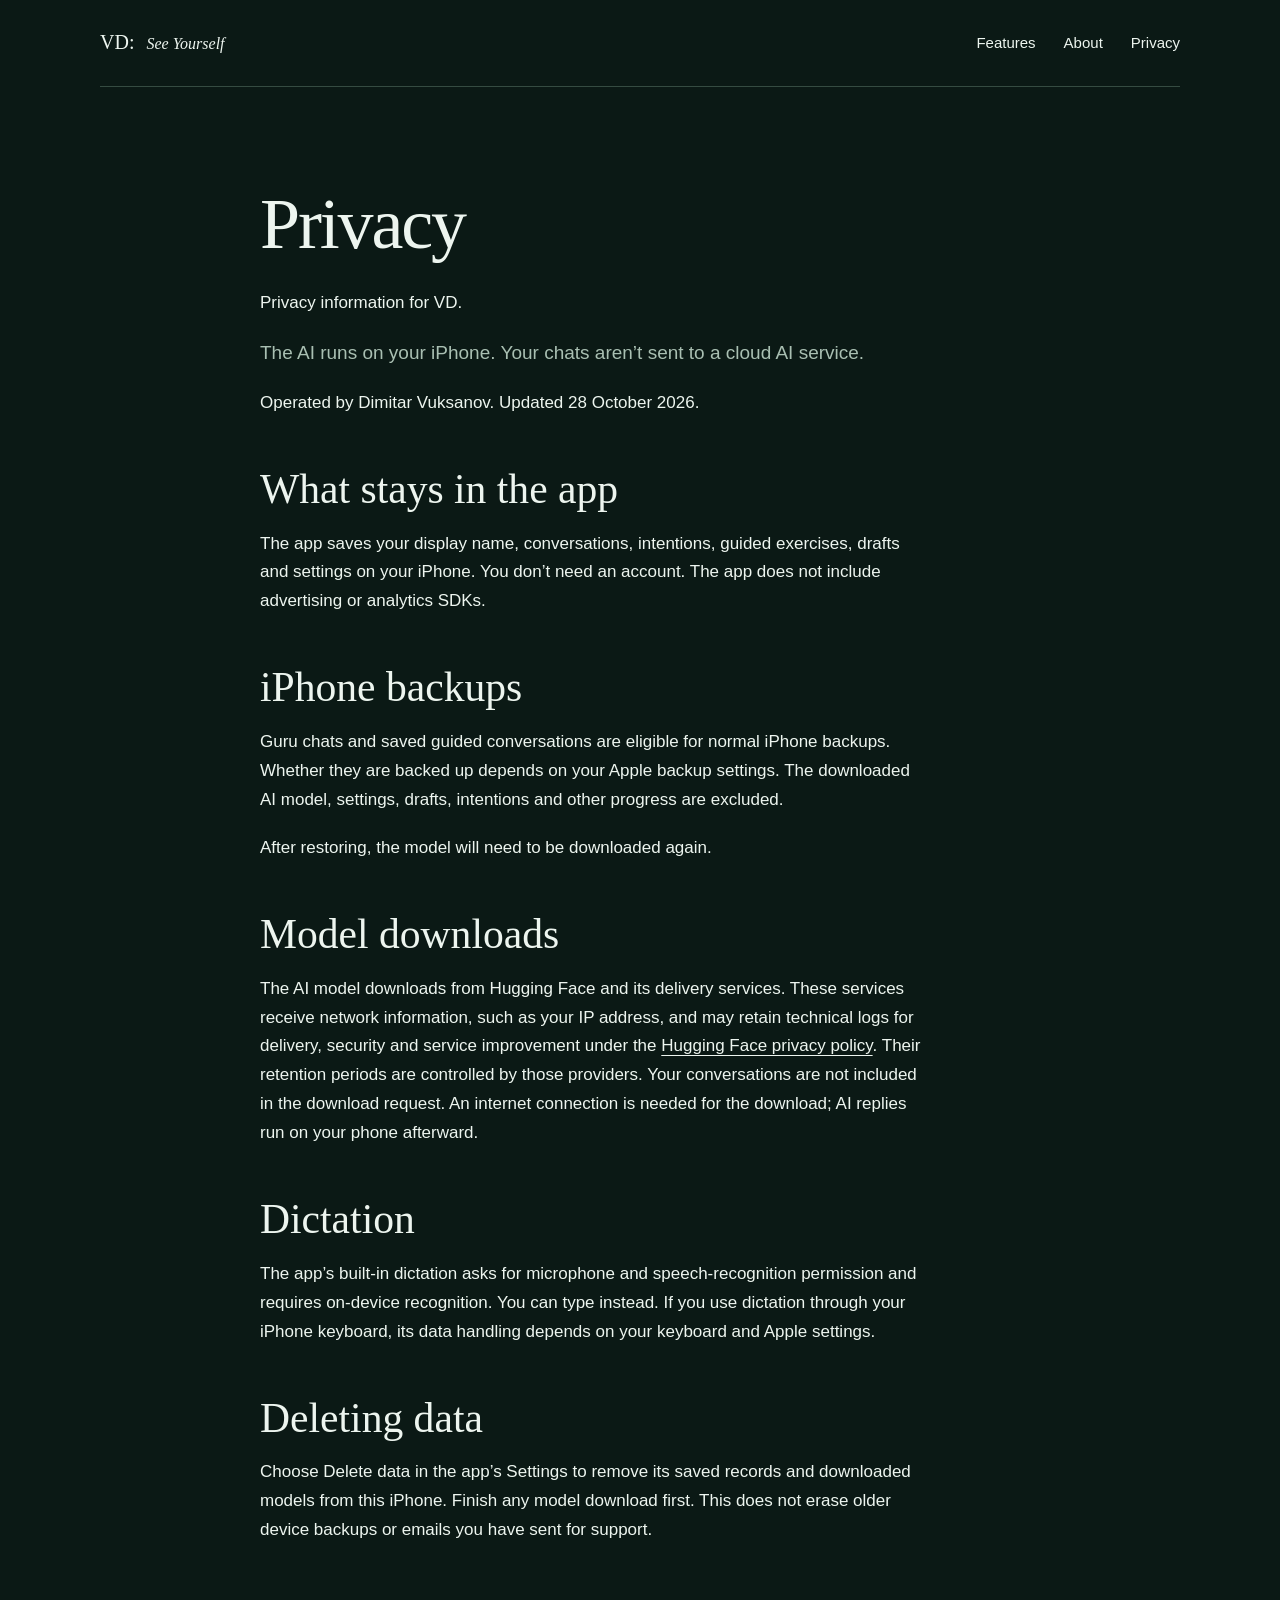
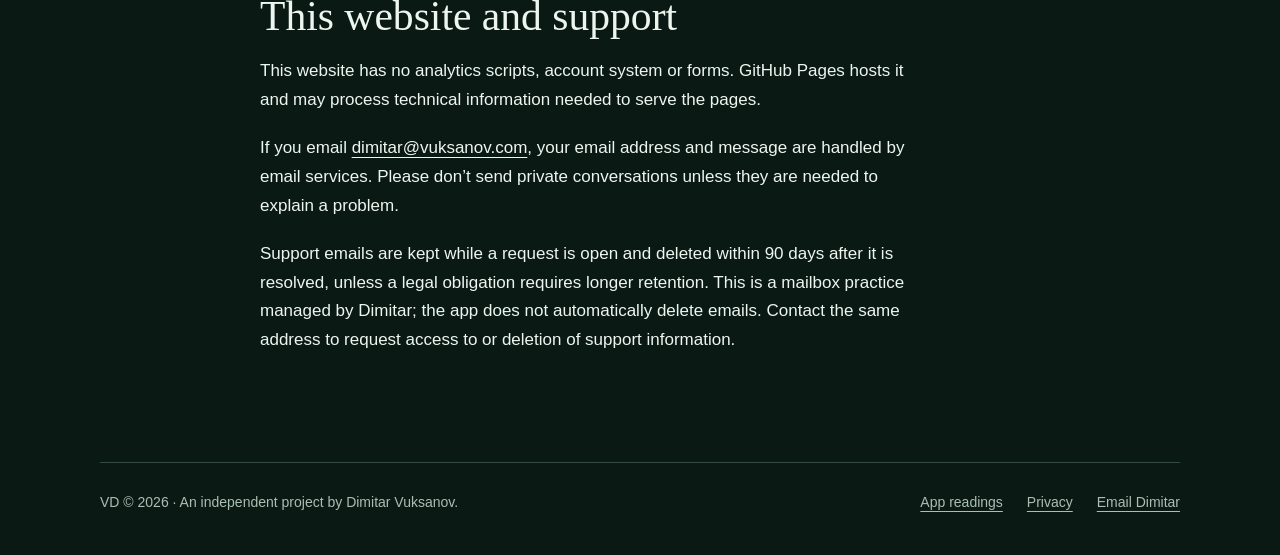
<file: privacy/index.html>
<!doctype html><html lang="en"><head><meta charset="utf-8"><meta name="viewport" content="width=device-width,initial-scale=1"><meta name="robots" content="noindex,nofollow"><meta name="description" content="VD — structured journaling, guided reflection and optional on-device AI for iPhone."><title>VD — Privacy</title><link rel="stylesheet" href="../style.css?v=vd-nav-serif-20261028"></head><body class="reading-page"><a class="skip" href="#main">Skip to content</a><div class="wrap"><header><a class="brand" href="../">VD: <span>See Yourself</span></a><nav aria-label="Main"><a href="../features/">Features</a><a href="../about/">About</a><a href="../privacy/">Privacy</a></nav></header></div><main id="main" class="wrap"><article class="article">
<h1>Privacy</h1>
<p>Privacy information for VD.</p>
<p class="lead">The AI runs on your iPhone. Your chats aren’t sent to a cloud AI service.</p>
<p>Operated by Dimitar Vuksanov. Updated 28 October 2026.</p>
<h2>What stays in the app</h2>
<p>The app saves your display name, conversations, intentions, guided exercises, drafts and settings on your iPhone. You don’t need an account. The app does not include advertising or analytics SDKs.</p>
<h2>iPhone backups</h2>
<p>Guru chats and saved guided conversations are eligible for normal iPhone backups. Whether they are backed up depends on your Apple backup settings. The downloaded AI model, settings, drafts, intentions and other progress are excluded.</p>
<p>After restoring, the model will need to be downloaded again.</p>
<h2>Model downloads</h2>
<p>The AI model downloads from Hugging Face and its delivery services. These services receive network information, such as your IP address, and may retain technical logs for delivery, security and service improvement under the <a href="https://huggingface.co/privacy">Hugging Face privacy policy</a>. Their retention periods are controlled by those providers. Your conversations are not included in the download request. An internet connection is needed for the download; AI replies run on your phone afterward.</p>
<h2>Dictation</h2>
<p>The app’s built-in dictation asks for microphone and speech-recognition permission and requires on-device recognition. You can type instead. If you use dictation through your iPhone keyboard, its data handling depends on your keyboard and Apple settings.</p>
<h2>Deleting data</h2>
<p>Choose Delete data in the app’s Settings to remove its saved records and downloaded models from this iPhone. Finish any model download first. This does not erase older device backups or emails you have sent for support.</p>
<h2>This website and support</h2>
<p>This website has no analytics scripts, account system or forms. GitHub Pages hosts it and may process technical information needed to serve the pages.</p>
<p>If you email <a href="mailto:dimitar@vuksanov.com">dimitar@vuksanov.com</a>, your email address and message are handled by email services. Please don’t send private conversations unless they are needed to explain a problem.</p>
<p>Support emails are kept while a request is open and deleted within 90 days after it is resolved, unless a legal obligation requires longer retention. This is a mailbox practice managed by Dimitar; the app does not automatically delete emails. Contact the same address to request access to or deletion of support information.</p>
</article></main><div class="wrap"><footer><span>VD © 2026 · An independent project by Dimitar Vuksanov.</span><div><a href="../readings/">App readings</a><a href="../privacy/">Privacy</a><a href="mailto:dimitar@vuksanov.com">Email Dimitar</a></div></footer></div></body></html>
</file>
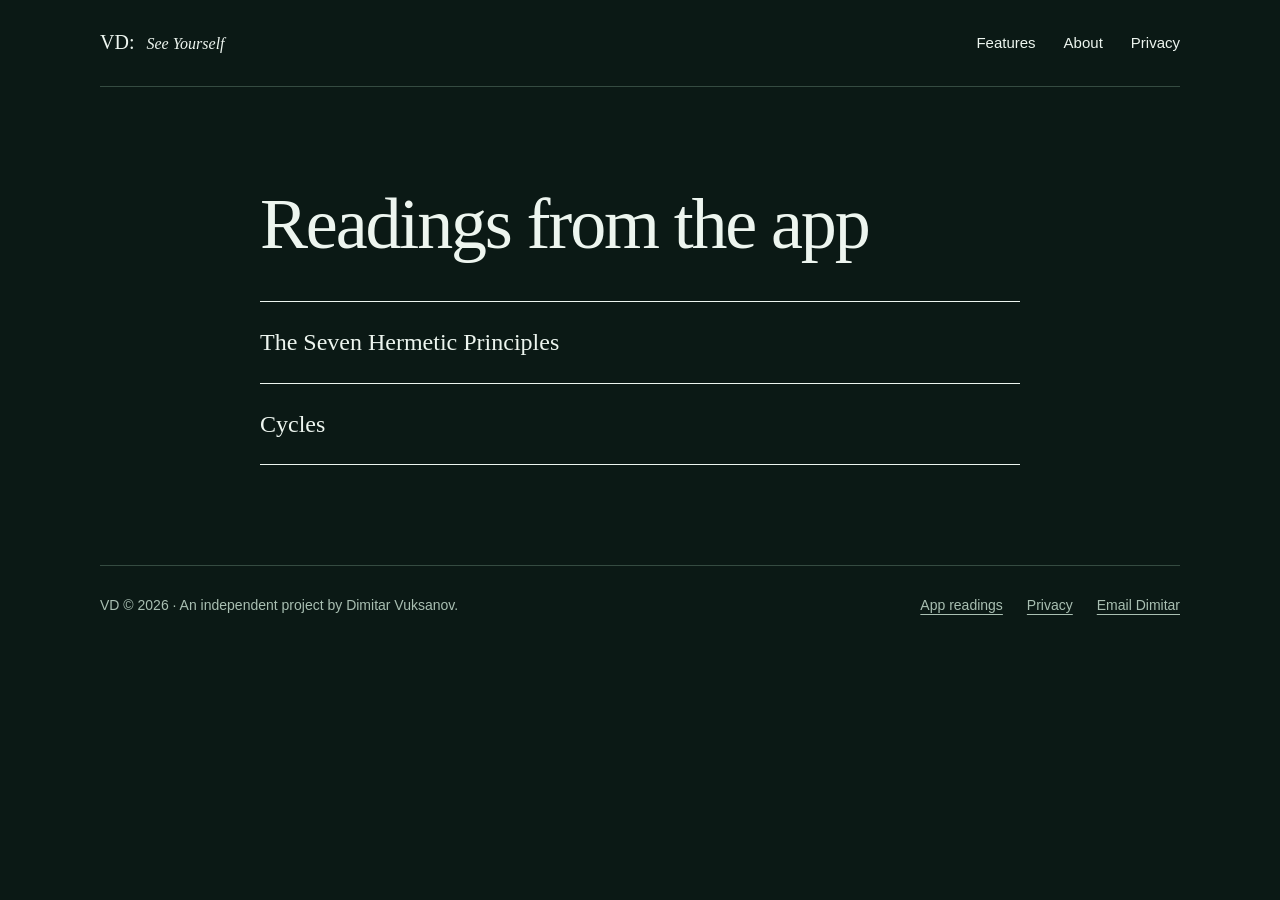
<file: readings/index.html>
<!doctype html><html lang="en"><head><meta charset="utf-8"><meta name="viewport" content="width=device-width,initial-scale=1"><meta name="robots" content="noindex,nofollow"><meta name="description" content="VD — structured journaling, guided reflection and optional on-device AI for iPhone."><title>VD — Readings from the app</title><link rel="stylesheet" href="../style.css?v=vd-nav-serif-20261028"></head><body class="reading-page"><a class="skip" href="#main">Skip to content</a><div class="wrap"><header><a class="brand" href="../">VD: <span>See Yourself</span></a><nav aria-label="Main"><a href="../features/">Features</a><a href="../about/">About</a><a href="../privacy/">Privacy</a></nav></header></div><main id="main" class="wrap"><article class="article"><h1>Readings from the app</h1><div class="reading-list"><a href="./hermetic-principles/">The Seven Hermetic Principles</a><a href="./cycles/">Cycles</a></div></article></main><div class="wrap"><footer><span>VD © 2026 · An independent project by Dimitar Vuksanov.</span><div><a href="../readings/">App readings</a><a href="../privacy/">Privacy</a><a href="mailto:dimitar@vuksanov.com">Email Dimitar</a></div></footer></div></body></html>
</file>
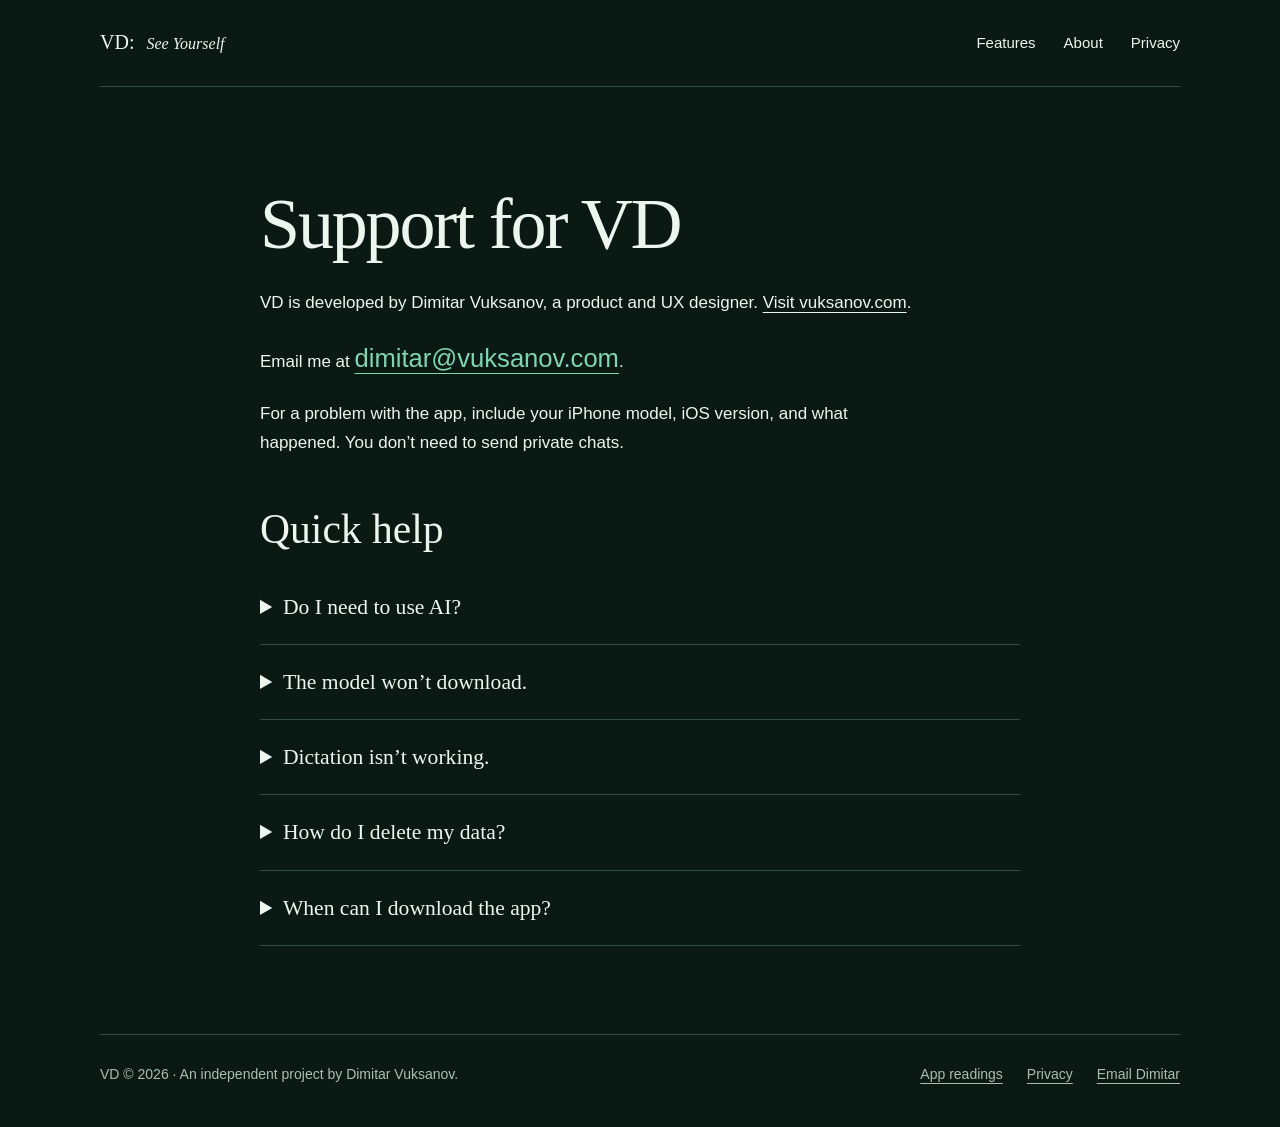
<file: support/index.html>
<!doctype html><html lang="en"><head><meta charset="utf-8"><meta name="viewport" content="width=device-width,initial-scale=1"><meta name="robots" content="noindex,nofollow"><meta name="description" content="VD — structured journaling, guided reflection and optional on-device AI for iPhone."><title>VD — Contact</title><link rel="stylesheet" href="../style.css?v=vd-nav-serif-20261028"></head><body class="reading-page"><a class="skip" href="#main">Skip to content</a><div class="wrap"><header><a class="brand" href="../">VD: <span>See Yourself</span></a><nav aria-label="Main"><a href="../features/">Features</a><a href="../about/">About</a><a href="../privacy/">Privacy</a></nav></header></div><main id="main" class="wrap"><article class="article"><h1>Support for VD</h1><p>VD is developed by Dimitar Vuksanov, a product and UX designer. <a href="https://vuksanov.com">Visit vuksanov.com</a>.</p><p>Email me at <a class="contact" href="mailto:dimitar@vuksanov.com">dimitar@vuksanov.com</a>.</p><p>For a problem with the app, include your iPhone model, iOS version, and what happened. You don’t need to send private chats.</p><h2>Quick help</h2><details><summary>Do I need to use AI?</summary><p>No. Journaling, guided reflection, intention-setting and readings work without a model. AI chat and AI-generated guidance require the optional model download.</p></details><details><summary>The model won’t download.</summary><p>Check your connection and free storage, then retry.</p></details><details><summary>Dictation isn’t working.</summary><p>Check microphone and speech permissions. On-device recognition also needs to be available. You can type instead.</p></details><details><summary>How do I delete my data?</summary><p>Open Settings in the app and choose Delete data. Finish any active model download first.</p></details><details><summary>When can I download the app?</summary><p>It’s still in development. There’s no release date yet. The first version will be free, with no in-app purchases.</p></details></article></main><div class="wrap"><footer><span>VD © 2026 · An independent project by Dimitar Vuksanov.</span><div><a href="../readings/">App readings</a><a href="../privacy/">Privacy</a><a href="mailto:dimitar@vuksanov.com">Email Dimitar</a></div></footer></div></body></html>
</file>
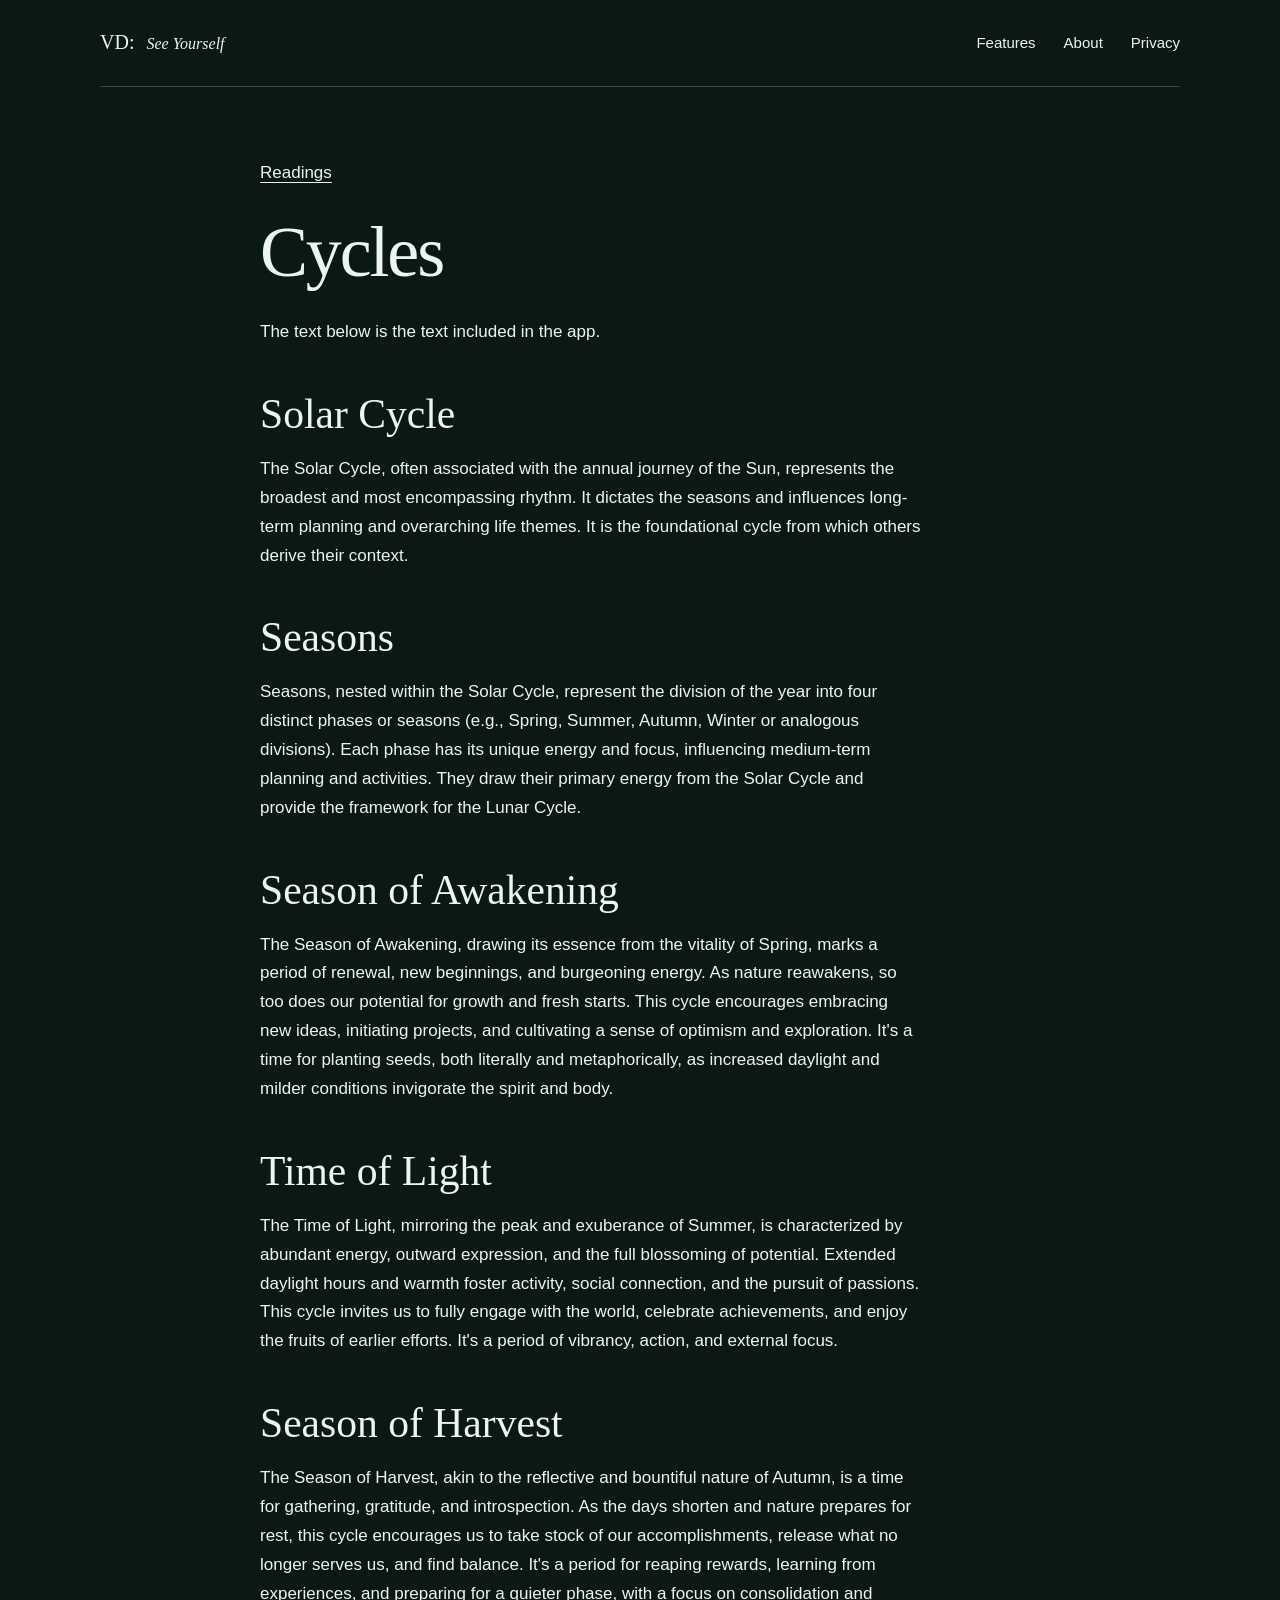
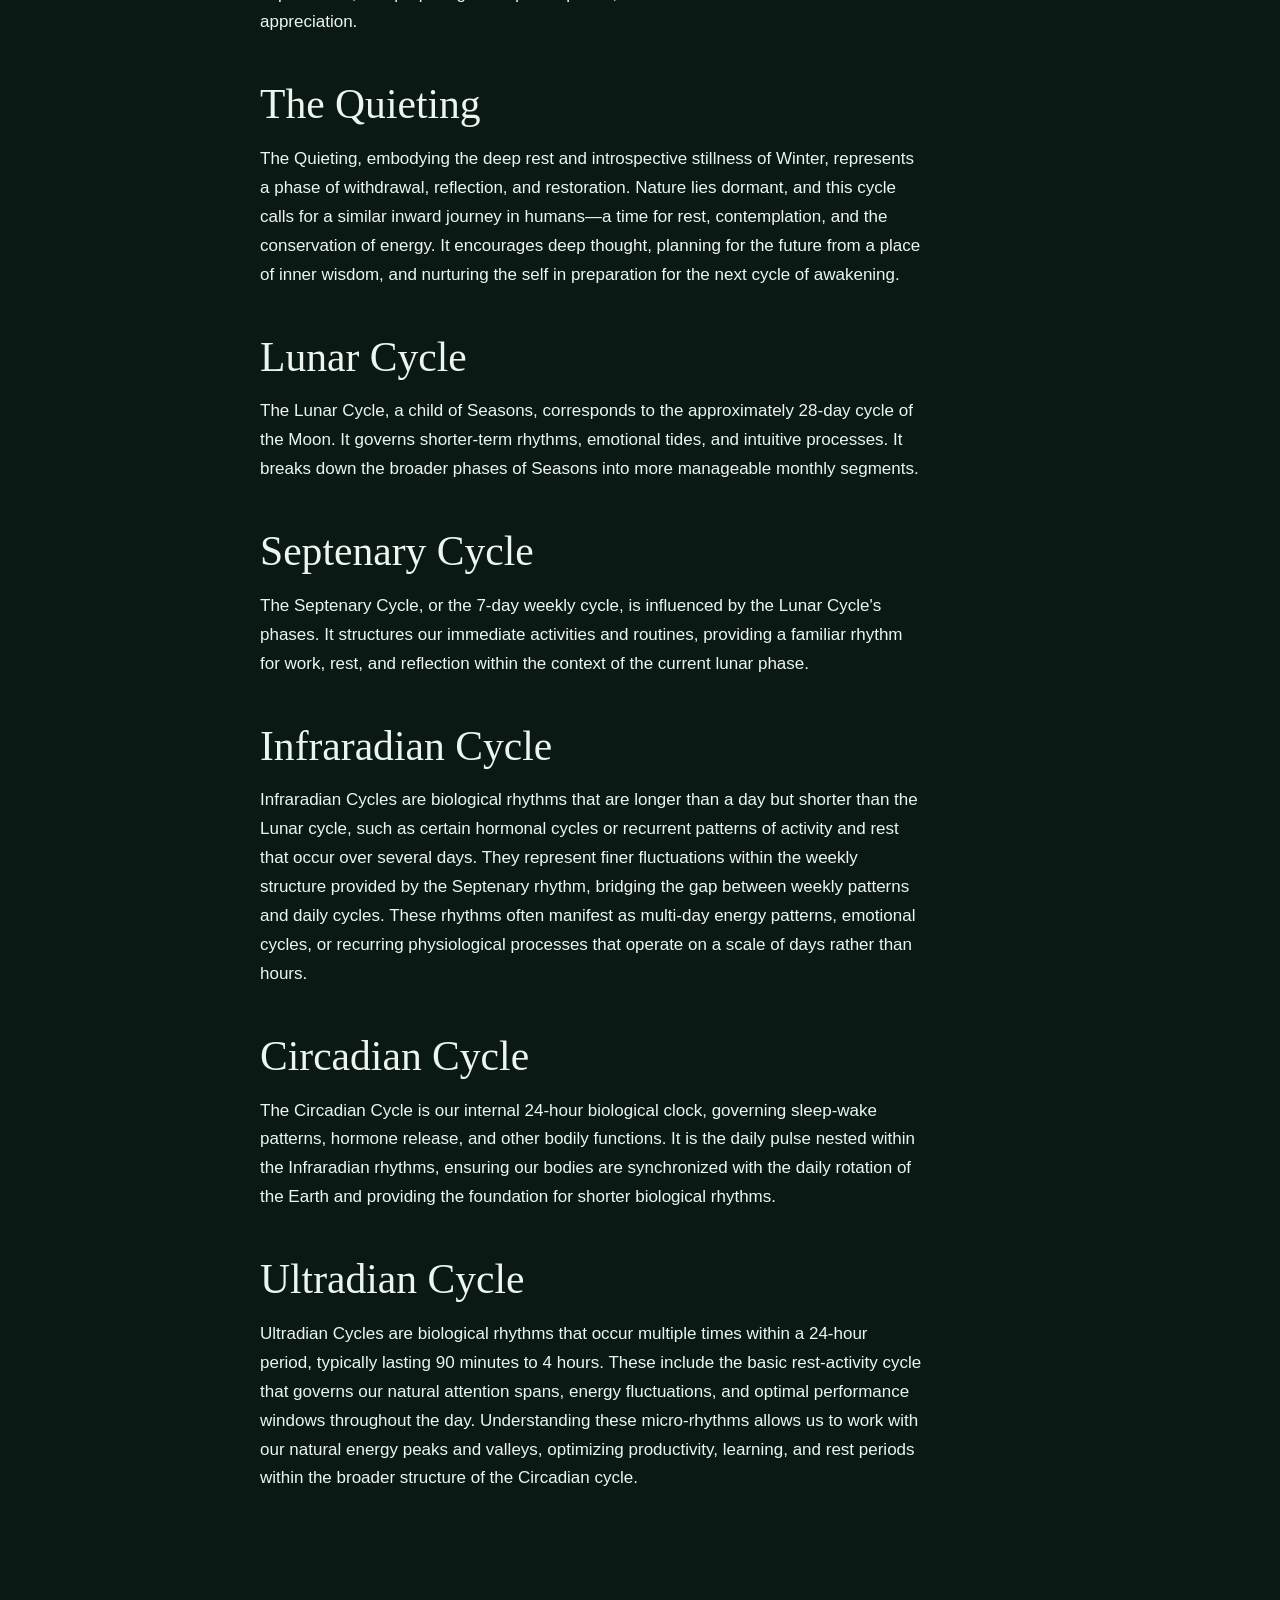
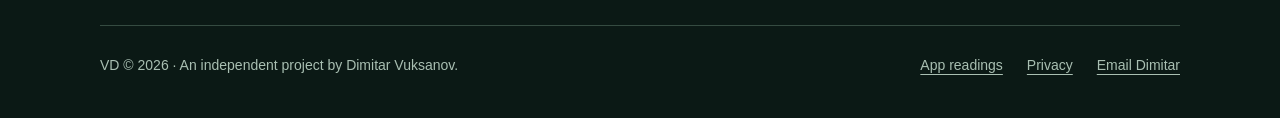
<file: readings/cycles/index.html>
<!doctype html><html lang="en"><head><meta charset="utf-8"><meta name="viewport" content="width=device-width,initial-scale=1"><meta name="robots" content="noindex,nofollow"><meta name="description" content="VD — structured journaling, guided reflection and optional on-device AI for iPhone."><title>VD — Cycles</title><link rel="stylesheet" href="../../style.css?v=vd-nav-serif-20261028"></head><body class="reading-page"><a class="skip" href="#main">Skip to content</a><div class="wrap"><header><a class="brand" href="../../">VD: <span>See Yourself</span></a><nav aria-label="Main"><a href="../../features/">Features</a><a href="../../about/">About</a><a href="../../privacy/">Privacy</a></nav></header></div><main id="main" class="wrap"><article class="article"><a href="../">Readings</a><h1>Cycles</h1><p>The text below is the text included in the app.</p><section><h2>Solar Cycle</h2><p>The Solar Cycle, often associated with the annual journey of the Sun, represents the broadest and most encompassing rhythm. It dictates the seasons and influences long-term planning and overarching life themes. It is the foundational cycle from which others derive their context.</p></section><section><h2>Seasons</h2><p>Seasons, nested within the Solar Cycle, represent the division of the year into four distinct phases or seasons (e.g., Spring, Summer, Autumn, Winter or analogous divisions). Each phase has its unique energy and focus, influencing medium-term planning and activities. They draw their primary energy from the Solar Cycle and provide the framework for the Lunar Cycle.</p></section><section><h2>Season of Awakening</h2><p>The Season of Awakening, drawing its essence from the vitality of Spring, marks a period of renewal, new beginnings, and burgeoning energy. As nature reawakens, so too does our potential for growth and fresh starts. This cycle encourages embracing new ideas, initiating projects, and cultivating a sense of optimism and exploration. It&#x27;s a time for planting seeds, both literally and metaphorically, as increased daylight and milder conditions invigorate the spirit and body.</p></section><section><h2>Time of Light</h2><p>The Time of Light, mirroring the peak and exuberance of Summer, is characterized by abundant energy, outward expression, and the full blossoming of potential. Extended daylight hours and warmth foster activity, social connection, and the pursuit of passions. This cycle invites us to fully engage with the world, celebrate achievements, and enjoy the fruits of earlier efforts. It&#x27;s a period of vibrancy, action, and external focus.</p></section><section><h2>Season of Harvest</h2><p>The Season of Harvest, akin to the reflective and bountiful nature of Autumn, is a time for gathering, gratitude, and introspection. As the days shorten and nature prepares for rest, this cycle encourages us to take stock of our accomplishments, release what no longer serves us, and find balance. It&#x27;s a period for reaping rewards, learning from experiences, and preparing for a quieter phase, with a focus on consolidation and appreciation.</p></section><section><h2>The Quieting</h2><p>The Quieting, embodying the deep rest and introspective stillness of Winter, represents a phase of withdrawal, reflection, and restoration. Nature lies dormant, and this cycle calls for a similar inward journey in humans—a time for rest, contemplation, and the conservation of energy. It encourages deep thought, planning for the future from a place of inner wisdom, and nurturing the self in preparation for the next cycle of awakening.</p></section><section><h2>Lunar Cycle</h2><p>The Lunar Cycle, a child of Seasons, corresponds to the approximately 28-day cycle of the Moon. It governs shorter-term rhythms, emotional tides, and intuitive processes. It breaks down the broader phases of Seasons into more manageable monthly segments.</p></section><section><h2>Septenary Cycle</h2><p>The Septenary Cycle, or the 7-day weekly cycle, is influenced by the Lunar Cycle&#x27;s phases. It structures our immediate activities and routines, providing a familiar rhythm for work, rest, and reflection within the context of the current lunar phase.</p></section><section><h2>Infraradian Cycle</h2><p>Infraradian Cycles are biological rhythms that are longer than a day but shorter than the Lunar cycle, such as certain hormonal cycles or recurrent patterns of activity and rest that occur over several days. They represent finer fluctuations within the weekly structure provided by the Septenary rhythm, bridging the gap between weekly patterns and daily cycles. These rhythms often manifest as multi-day energy patterns, emotional cycles, or recurring physiological processes that operate on a scale of days rather than hours.</p></section><section><h2>Circadian Cycle</h2><p>The Circadian Cycle is our internal 24-hour biological clock, governing sleep-wake patterns, hormone release, and other bodily functions. It is the daily pulse nested within the Infraradian rhythms, ensuring our bodies are synchronized with the daily rotation of the Earth and providing the foundation for shorter biological rhythms.</p></section><section><h2>Ultradian Cycle</h2><p>Ultradian Cycles are biological rhythms that occur multiple times within a 24-hour period, typically lasting 90 minutes to 4 hours. These include the basic rest-activity cycle that governs our natural attention spans, energy fluctuations, and optimal performance windows throughout the day. Understanding these micro-rhythms allows us to work with our natural energy peaks and valleys, optimizing productivity, learning, and rest periods within the broader structure of the Circadian cycle.</p></section></article></main><div class="wrap"><footer><span>VD © 2026 · An independent project by Dimitar Vuksanov.</span><div><a href="../../readings/">App readings</a><a href="../../privacy/">Privacy</a><a href="mailto:dimitar@vuksanov.com">Email Dimitar</a></div></footer></div></body></html>
</file>
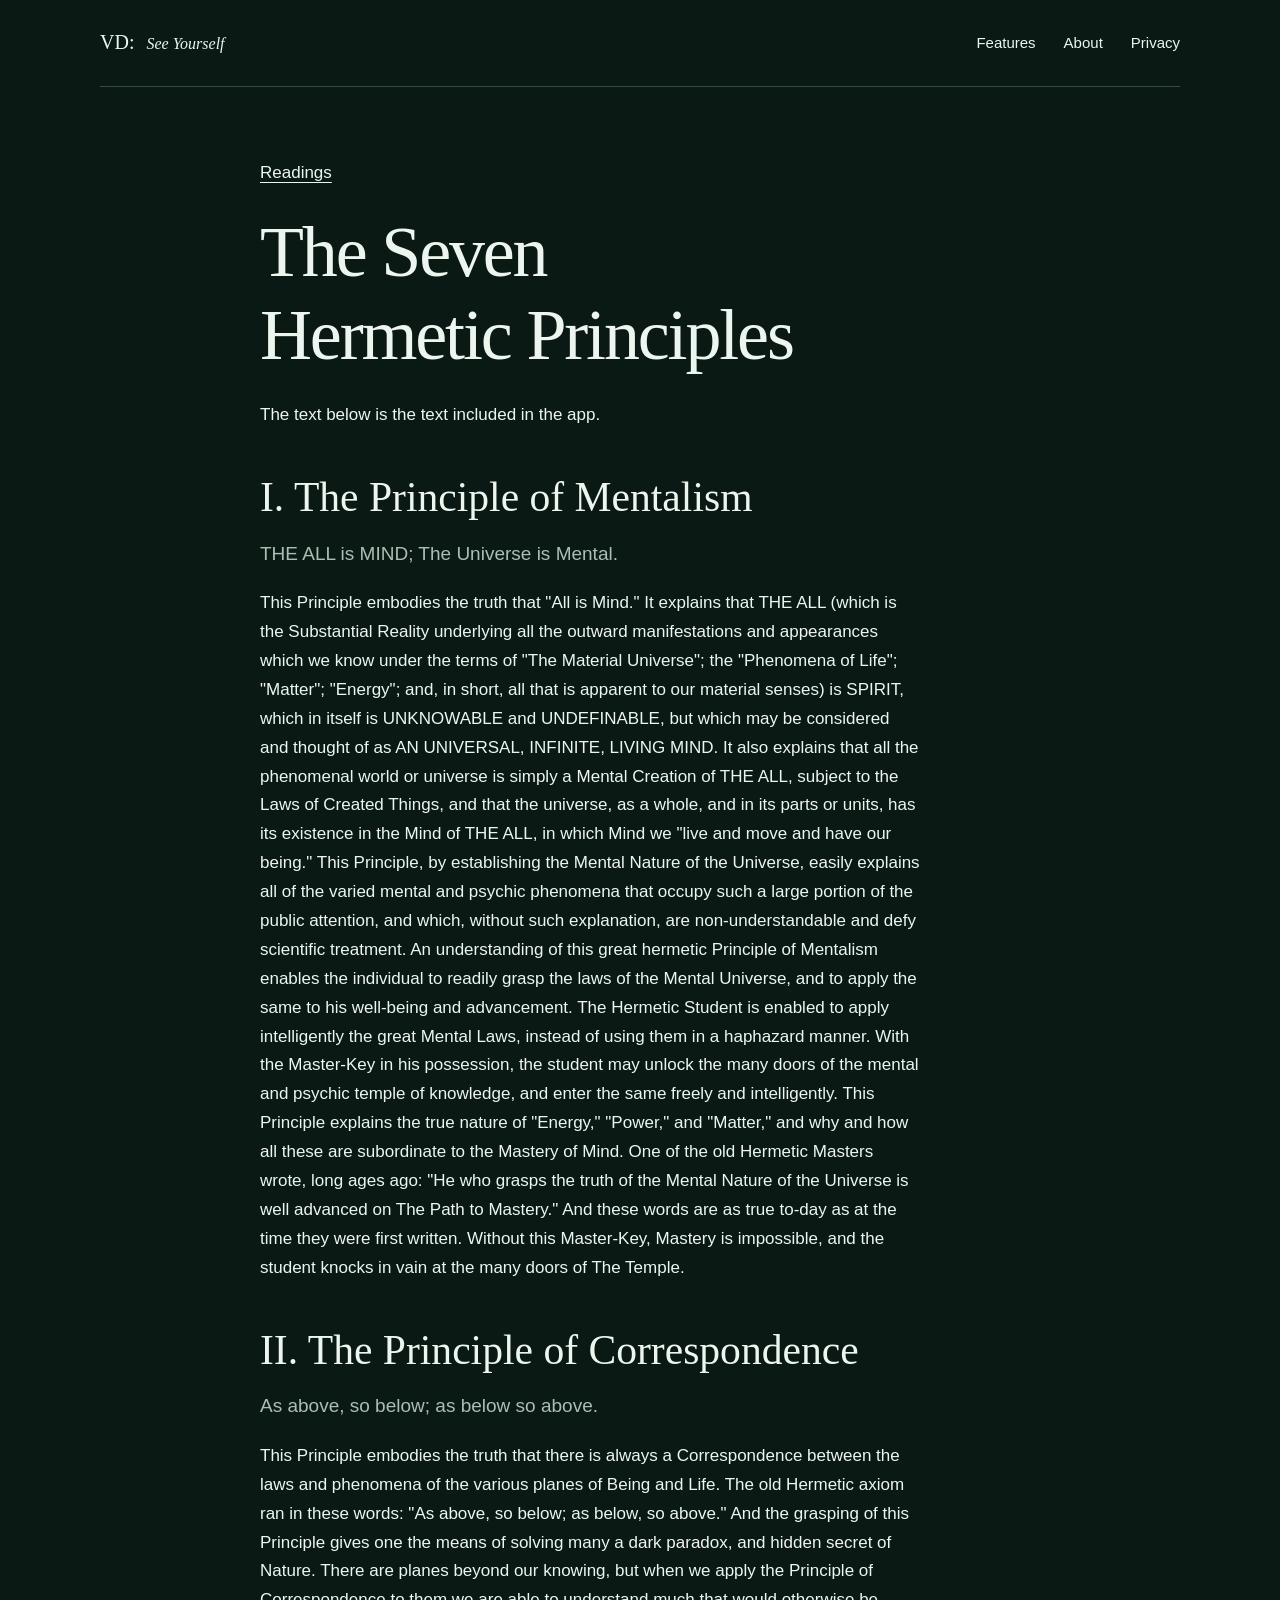
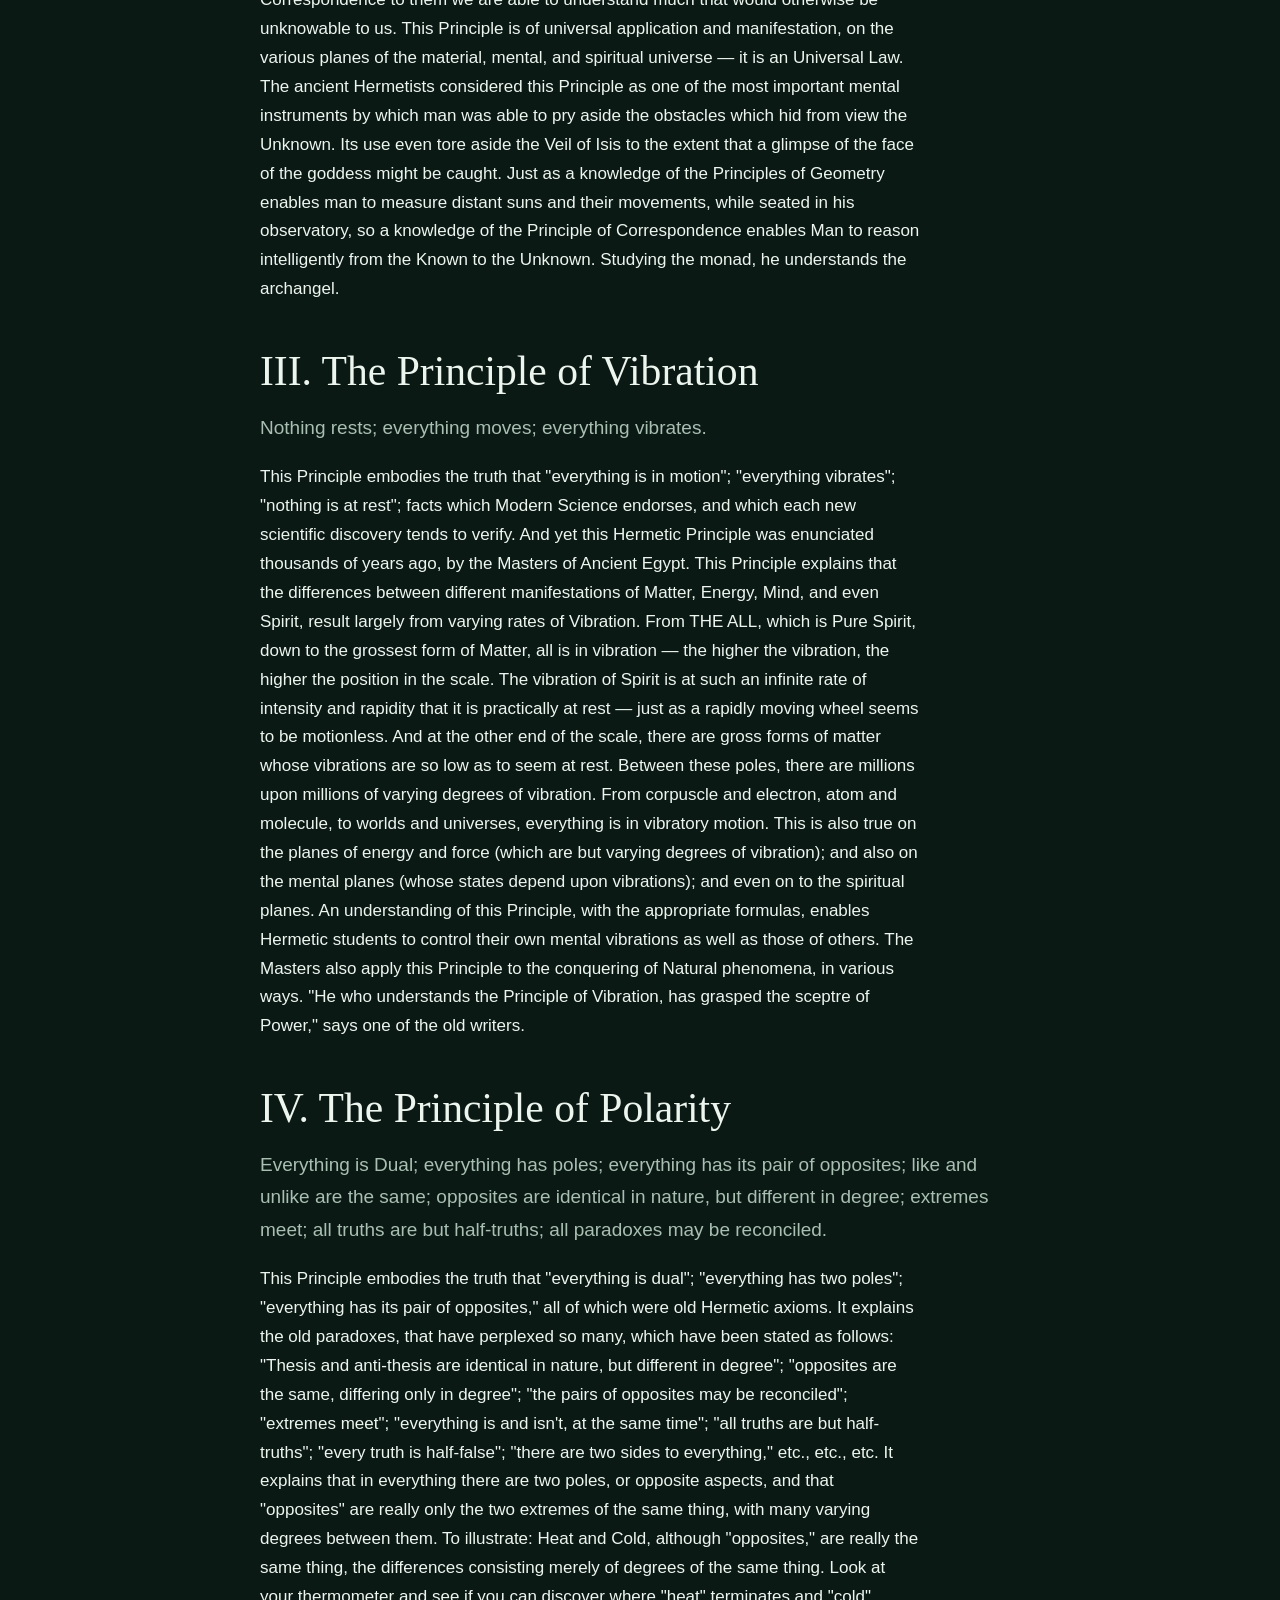
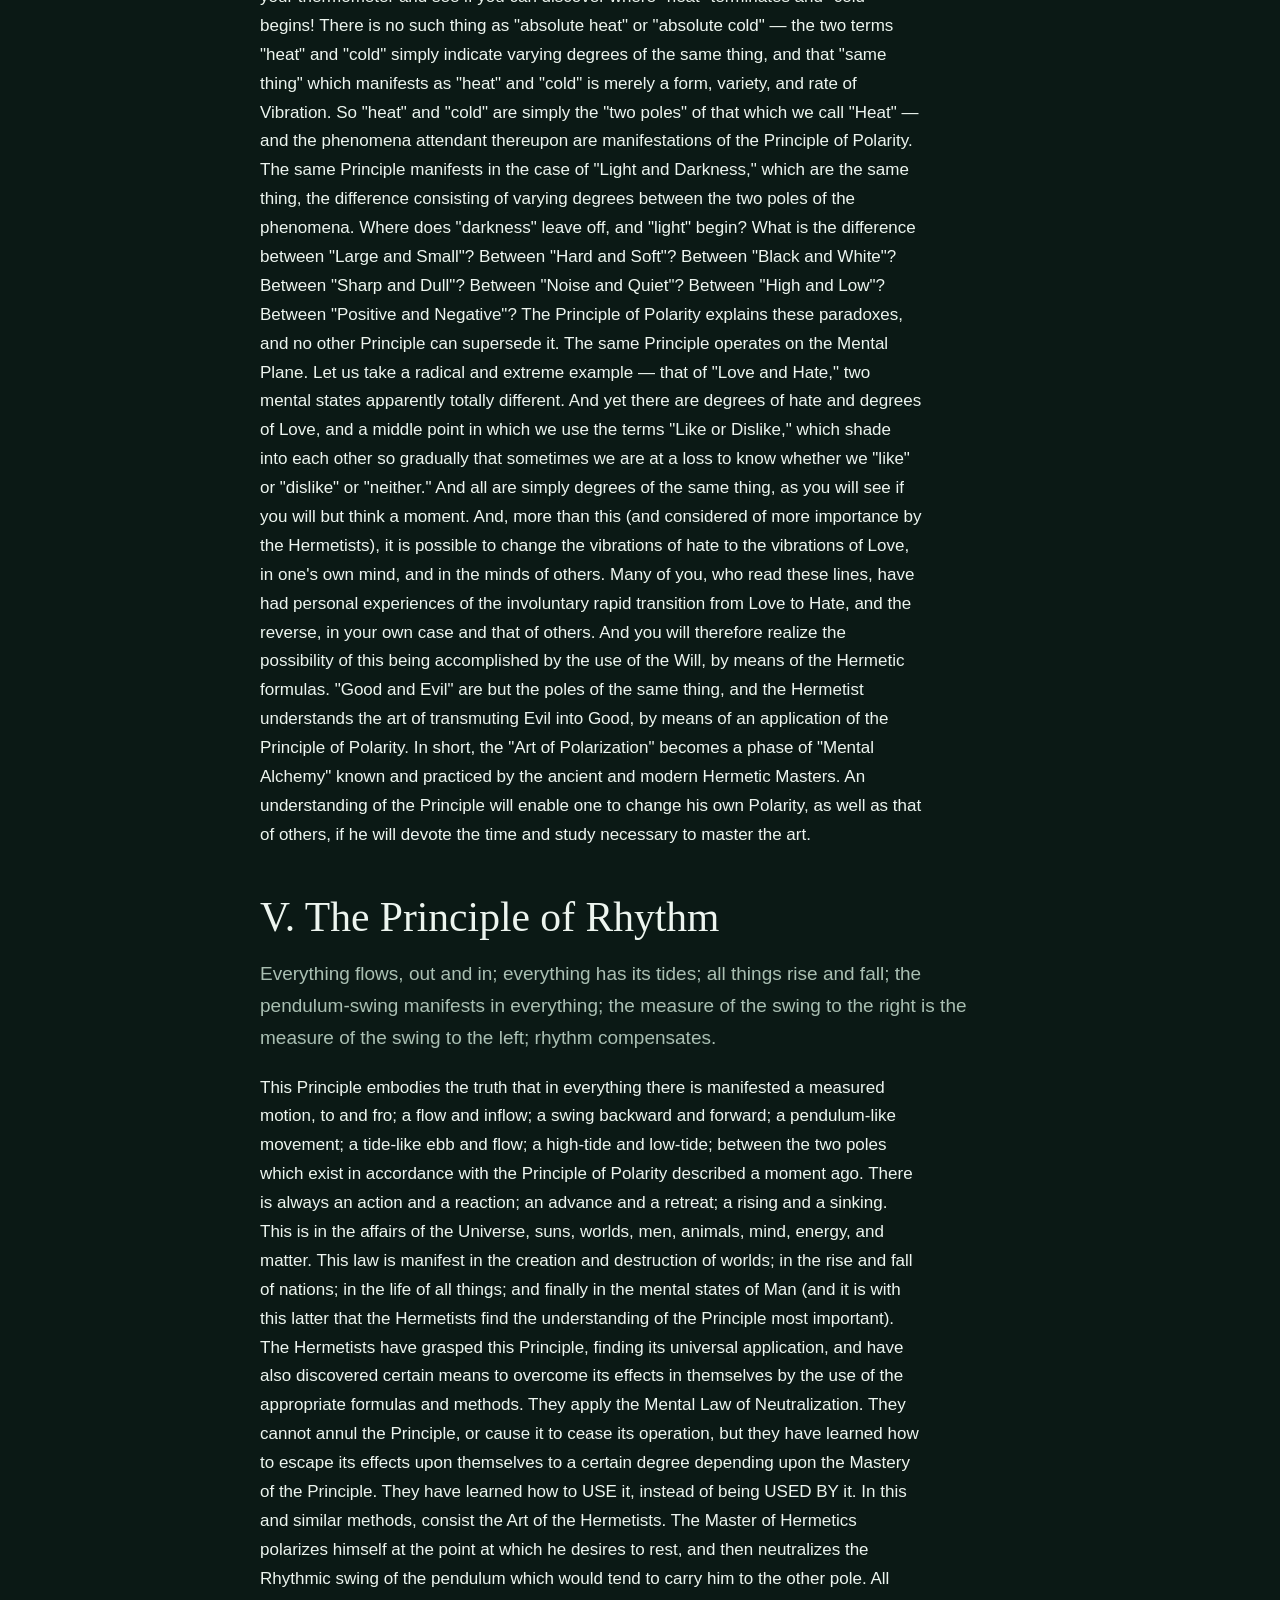
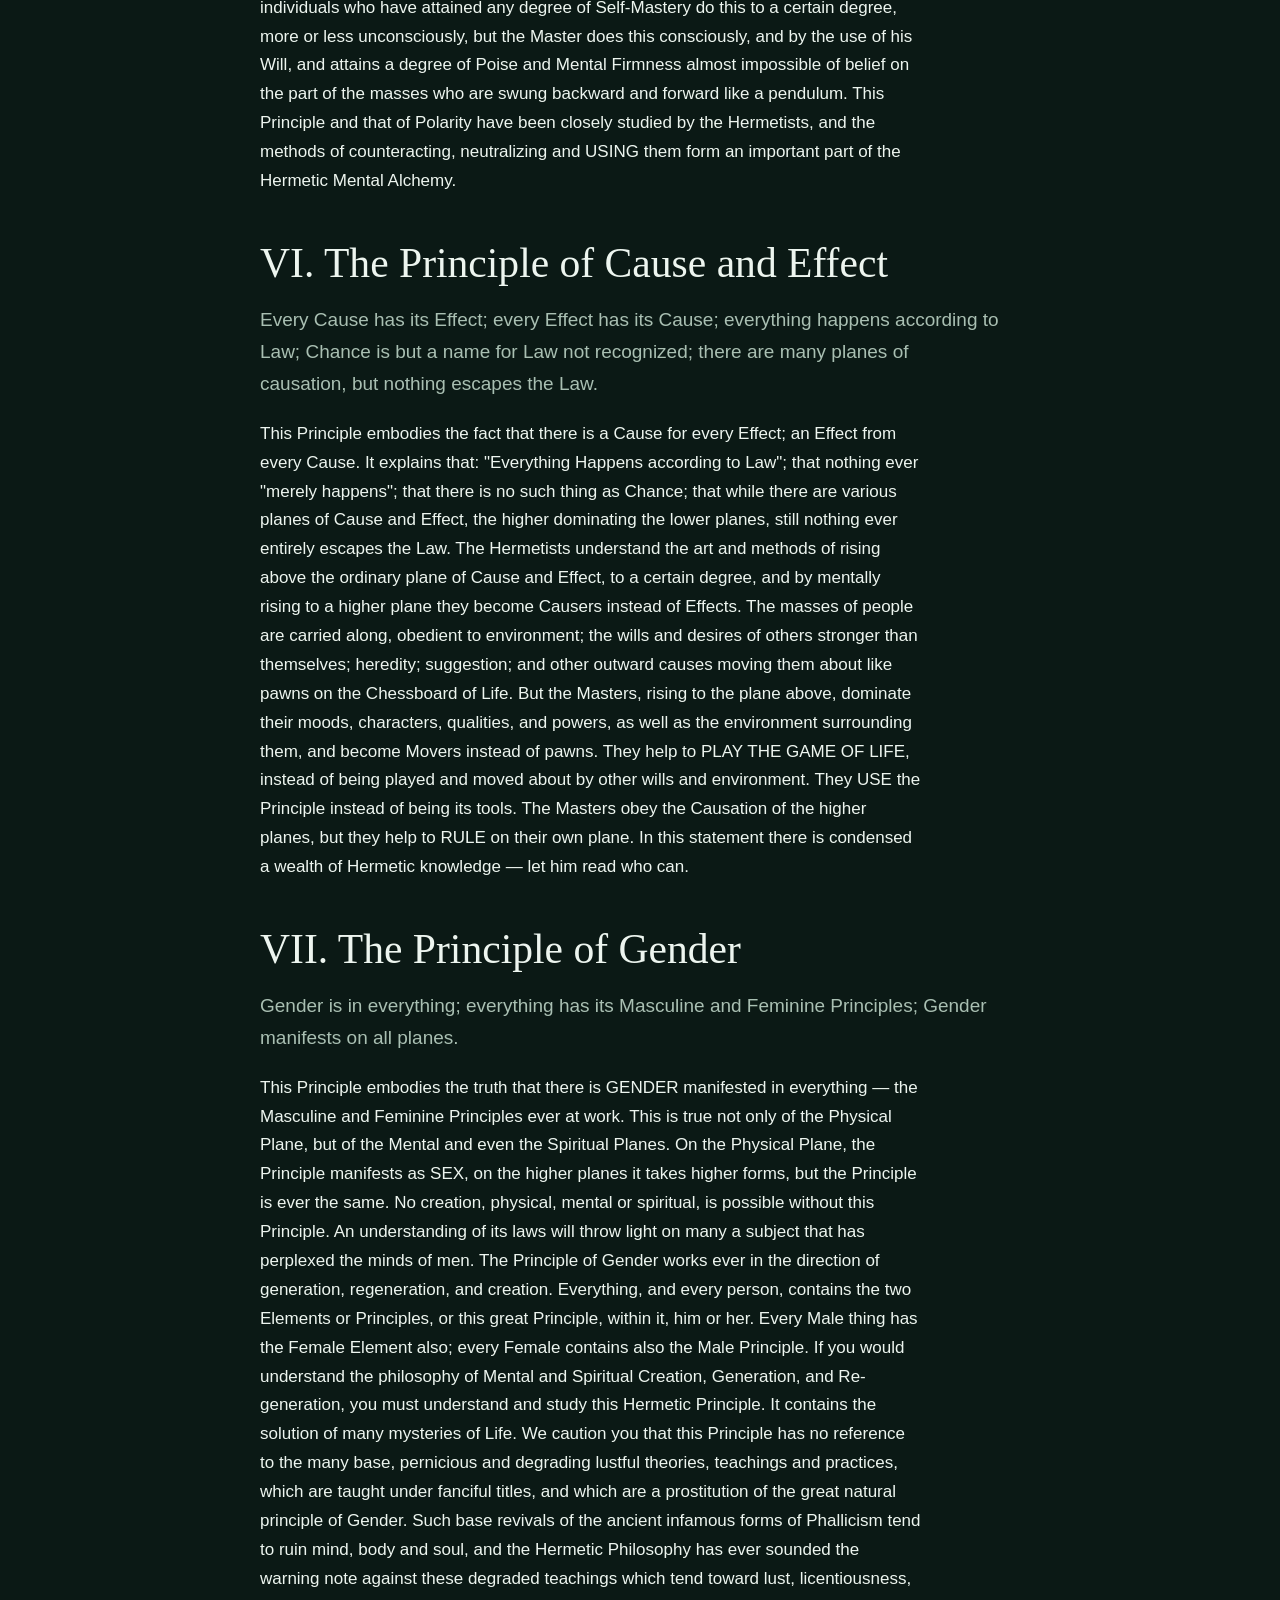
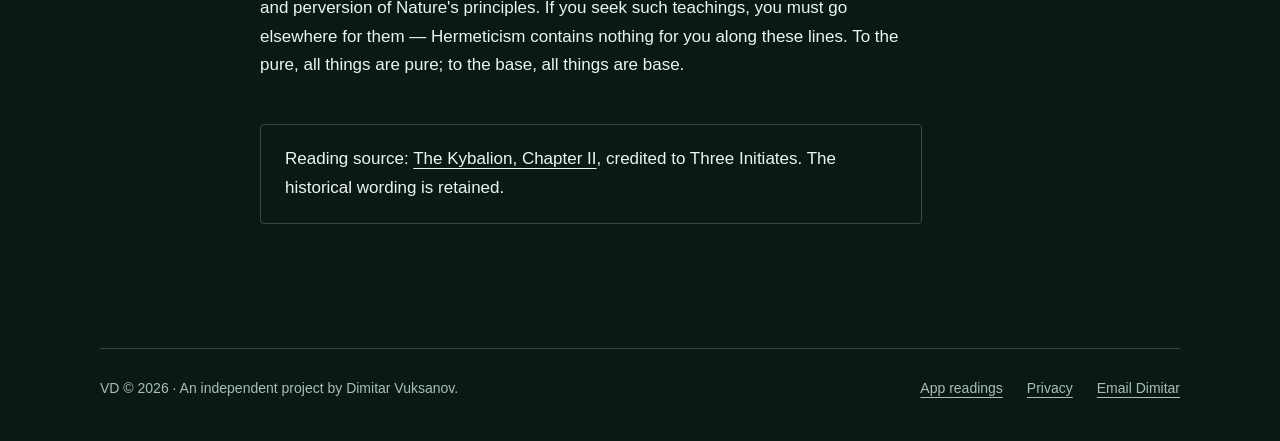
<file: readings/hermetic-principles/index.html>
<!doctype html><html lang="en"><head><meta charset="utf-8"><meta name="viewport" content="width=device-width,initial-scale=1"><meta name="robots" content="noindex,nofollow"><meta name="description" content="VD — structured journaling, guided reflection and optional on-device AI for iPhone."><title>VD — The Seven Hermetic Principles</title><link rel="stylesheet" href="../../style.css?v=vd-nav-serif-20261028"></head><body class="reading-page"><a class="skip" href="#main">Skip to content</a><div class="wrap"><header><a class="brand" href="../../">VD: <span>See Yourself</span></a><nav aria-label="Main"><a href="../../features/">Features</a><a href="../../about/">About</a><a href="../../privacy/">Privacy</a></nav></header></div><main id="main" class="wrap"><article class="article"><a href="../">Readings</a><h1>The Seven Hermetic Principles</h1><p>The text below is the text included in the app.</p><section id="mentalism"><h2>I. The Principle of Mentalism</h2><p class="lead">THE ALL is MIND; The Universe is Mental.</p><p>This Principle embodies the truth that &quot;All is Mind.&quot; It explains that THE ALL (which is the Substantial Reality underlying all the outward manifestations and appearances which we know under the terms of &quot;The Material Universe&quot;; the &quot;Phenomena of Life&quot;; &quot;Matter&quot;; &quot;Energy&quot;; and, in short, all that is apparent to our material senses) is SPIRIT, which in itself is UNKNOWABLE and UNDEFINABLE, but which may be considered and thought of as AN UNIVERSAL, INFINITE, LIVING MIND. It also explains that all the phenomenal world or universe is simply a Mental Creation of THE ALL, subject to the Laws of Created Things, and that the universe, as a whole, and in its parts or units, has its existence in the Mind of THE ALL, in which Mind we &quot;live and move and have our being.&quot; This Principle, by establishing the Mental Nature of the Universe, easily explains all of the varied mental and psychic phenomena that occupy such a large portion of the public attention, and which, without such explanation, are non-understandable and defy scientific treatment. An understanding of this great hermetic Principle of Mentalism enables the individual to readily grasp the laws of the Mental Universe, and to apply the same to his well-being and advancement. The Hermetic Student is enabled to apply intelligently the great Mental Laws, instead of using them in a haphazard manner. With the Master-Key in his possession, the student may unlock the many doors of the mental and psychic temple of knowledge, and enter the same freely and intelligently. This Principle explains the true nature of &quot;Energy,&quot; &quot;Power,&quot; and &quot;Matter,&quot; and why and how all these are subordinate to the Mastery of Mind. One of the old Hermetic Masters wrote, long ages ago: &quot;He who grasps the truth of the Mental Nature of the Universe is well advanced on The Path to Mastery.&quot; And these words are as true to-day as at the time they were first written. Without this Master-Key, Mastery is impossible, and the student knocks in vain at the many doors of The Temple.</p></section><section id="correspondence"><h2>II. The Principle of Correspondence</h2><p class="lead">As above, so below; as below so above.</p><p>This Principle embodies the truth that there is always a Correspondence between the laws and phenomena of the various planes of Being and Life. The old Hermetic axiom ran in these words: &quot;As above, so below; as below, so above.&quot; And the grasping of this Principle gives one the means of solving many a dark paradox, and hidden secret of Nature. There are planes beyond our knowing, but when we apply the Principle of Correspondence to them we are able to understand much that would otherwise be unknowable to us. This Principle is of universal application and manifestation, on the various planes of the material, mental, and spiritual universe — it is an Universal Law. The ancient Hermetists considered this Principle as one of the most important mental instruments by which man was able to pry aside the obstacles which hid from view the Unknown. Its use even tore aside the Veil of Isis to the extent that a glimpse of the face of the goddess might be caught. Just as a knowledge of the Principles of Geometry enables man to measure distant suns and their movements, while seated in his observatory, so a knowledge of the Principle of Correspondence enables Man to reason intelligently from the Known to the Unknown. Studying the monad, he understands the archangel.</p></section><section id="vibration"><h2>III. The Principle of Vibration</h2><p class="lead">Nothing rests; everything moves; everything vibrates.</p><p>This Principle embodies the truth that &quot;everything is in motion&quot;; &quot;everything vibrates&quot;; &quot;nothing is at rest&quot;; facts which Modern Science endorses, and which each new scientific discovery tends to verify. And yet this Hermetic Principle was enunciated thousands of years ago, by the Masters of Ancient Egypt. This Principle explains that the differences between different manifestations of Matter, Energy, Mind, and even Spirit, result largely from varying rates of Vibration. From THE ALL, which is Pure Spirit, down to the grossest form of Matter, all is in vibration — the higher the vibration, the higher the position in the scale. The vibration of Spirit is at such an infinite rate of intensity and rapidity that it is practically at rest — just as a rapidly moving wheel seems to be motionless. And at the other end of the scale, there are gross forms of matter whose vibrations are so low as to seem at rest. Between these poles, there are millions upon millions of varying degrees of vibration. From corpuscle and electron, atom and molecule, to worlds and universes, everything is in vibratory motion. This is also true on the planes of energy and force (which are but varying degrees of vibration); and also on the mental planes (whose states depend upon vibrations); and even on to the spiritual planes. An understanding of this Principle, with the appropriate formulas, enables Hermetic students to control their own mental vibrations as well as those of others. The Masters also apply this Principle to the conquering of Natural phenomena, in various ways. &quot;He who understands the Principle of Vibration, has grasped the sceptre of Power,&quot; says one of the old writers.</p></section><section id="polarity"><h2>IV. The Principle of Polarity</h2><p class="lead">Everything is Dual; everything has poles; everything has its pair of opposites; like and unlike are the same; opposites are identical in nature, but different in degree; extremes meet; all truths are but half-truths; all paradoxes may be reconciled.</p><p>This Principle embodies the truth that &quot;everything is dual&quot;; &quot;everything has two poles&quot;; &quot;everything has its pair of opposites,&quot; all of which were old Hermetic axioms. It explains the old paradoxes, that have perplexed so many, which have been stated as follows: &quot;Thesis and anti-thesis are identical in nature, but different in degree&quot;; &quot;opposites are the same, differing only in degree&quot;; &quot;the pairs of opposites may be reconciled&quot;; &quot;extremes meet&quot;; &quot;everything is and isn&#x27;t, at the same time&quot;; &quot;all truths are but half-truths&quot;; &quot;every truth is half-false&quot;; &quot;there are two sides to everything,&quot; etc., etc., etc. It explains that in everything there are two poles, or opposite aspects, and that &quot;opposites&quot; are really only the two extremes of the same thing, with many varying degrees between them. To illustrate: Heat and Cold, although &quot;opposites,&quot; are really the same thing, the differences consisting merely of degrees of the same thing. Look at your thermometer and see if you can discover where &quot;heat&quot; terminates and &quot;cold&quot; begins! There is no such thing as &quot;absolute heat&quot; or &quot;absolute cold&quot; — the two terms &quot;heat&quot; and &quot;cold&quot; simply indicate varying degrees of the same thing, and that &quot;same thing&quot; which manifests as &quot;heat&quot; and &quot;cold&quot; is merely a form, variety, and rate of Vibration. So &quot;heat&quot; and &quot;cold&quot; are simply the &quot;two poles&quot; of that which we call &quot;Heat&quot; — and the phenomena attendant thereupon are manifestations of the Principle of Polarity. The same Principle manifests in the case of &quot;Light and Darkness,&quot; which are the same thing, the difference consisting of varying degrees between the two poles of the phenomena. Where does &quot;darkness&quot; leave off, and &quot;light&quot; begin? What is the difference between &quot;Large and Small&quot;? Between &quot;Hard and Soft&quot;? Between &quot;Black and White&quot;? Between &quot;Sharp and Dull&quot;? Between &quot;Noise and Quiet&quot;? Between &quot;High and Low&quot;? Between &quot;Positive and Negative&quot;? The Principle of Polarity explains these paradoxes, and no other Principle can supersede it. The same Principle operates on the Mental Plane. Let us take a radical and extreme example — that of &quot;Love and Hate,&quot; two mental states apparently totally different. And yet there are degrees of hate and degrees of Love, and a middle point in which we use the terms &quot;Like or Dislike,&quot; which shade into each other so gradually that sometimes we are at a loss to know whether we &quot;like&quot; or &quot;dislike&quot; or &quot;neither.&quot; And all are simply degrees of the same thing, as you will see if you will but think a moment. And, more than this (and considered of more importance by the Hermetists), it is possible to change the vibrations of hate to the vibrations of Love, in one&#x27;s own mind, and in the minds of others. Many of you, who read these lines, have had personal experiences of the involuntary rapid transition from Love to Hate, and the reverse, in your own case and that of others. And you will therefore realize the possibility of this being accomplished by the use of the Will, by means of the Hermetic formulas. &quot;Good and Evil&quot; are but the poles of the same thing, and the Hermetist understands the art of transmuting Evil into Good, by means of an application of the Principle of Polarity. In short, the &quot;Art of Polarization&quot; becomes a phase of &quot;Mental Alchemy&quot; known and practiced by the ancient and modern Hermetic Masters. An understanding of the Principle will enable one to change his own Polarity, as well as that of others, if he will devote the time and study necessary to master the art.</p></section><section id="rhythm"><h2>V. The Principle of Rhythm</h2><p class="lead">Everything flows, out and in; everything has its tides; all things rise and fall; the pendulum-swing manifests in everything; the measure of the swing to the right is the measure of the swing to the left; rhythm compensates.</p><p>This Principle embodies the truth that in everything there is manifested a measured motion, to and fro; a flow and inflow; a swing backward and forward; a pendulum-like movement; a tide-like ebb and flow; a high-tide and low-tide; between the two poles which exist in accordance with the Principle of Polarity described a moment ago. There is always an action and a reaction; an advance and a retreat; a rising and a sinking. This is in the affairs of the Universe, suns, worlds, men, animals, mind, energy, and matter. This law is manifest in the creation and destruction of worlds; in the rise and fall of nations; in the life of all things; and finally in the mental states of Man (and it is with this latter that the Hermetists find the understanding of the Principle most important). The Hermetists have grasped this Principle, finding its universal application, and have also discovered certain means to overcome its effects in themselves by the use of the appropriate formulas and methods. They apply the Mental Law of Neutralization. They cannot annul the Principle, or cause it to cease its operation, but they have learned how to escape its effects upon themselves to a certain degree depending upon the Mastery of the Principle. They have learned how to USE it, instead of being USED BY it. In this and similar methods, consist the Art of the Hermetists. The Master of Hermetics polarizes himself at the point at which he desires to rest, and then neutralizes the Rhythmic swing of the pendulum which would tend to carry him to the other pole. All individuals who have attained any degree of Self-Mastery do this to a certain degree, more or less unconsciously, but the Master does this consciously, and by the use of his Will, and attains a degree of Poise and Mental Firmness almost impossible of belief on the part of the masses who are swung backward and forward like a pendulum. This Principle and that of Polarity have been closely studied by the Hermetists, and the methods of counteracting, neutralizing and USING them form an important part of the Hermetic Mental Alchemy.</p></section><section id="cause_and_effect"><h2>VI. The Principle of Cause and Effect</h2><p class="lead">Every Cause has its Effect; every Effect has its Cause; everything happens according to Law; Chance is but a name for Law not recognized; there are many planes of causation, but nothing escapes the Law.</p><p>This Principle embodies the fact that there is a Cause for every Effect; an Effect from every Cause. It explains that: &quot;Everything Happens according to Law&quot;; that nothing ever &quot;merely happens&quot;; that there is no such thing as Chance; that while there are various planes of Cause and Effect, the higher dominating the lower planes, still nothing ever entirely escapes the Law. The Hermetists understand the art and methods of rising above the ordinary plane of Cause and Effect, to a certain degree, and by mentally rising to a higher plane they become Causers instead of Effects. The masses of people are carried along, obedient to environment; the wills and desires of others stronger than themselves; heredity; suggestion; and other outward causes moving them about like pawns on the Chessboard of Life. But the Masters, rising to the plane above, dominate their moods, characters, qualities, and powers, as well as the environment surrounding them, and become Movers instead of pawns. They help to PLAY THE GAME OF LIFE, instead of being played and moved about by other wills and environment. They USE the Principle instead of being its tools. The Masters obey the Causation of the higher planes, but they help to RULE on their own plane. In this statement there is condensed a wealth of Hermetic knowledge — let him read who can.</p></section><section id="gender"><h2>VII. The Principle of Gender</h2><p class="lead">Gender is in everything; everything has its Masculine and Feminine Principles; Gender manifests on all planes.</p><p>This Principle embodies the truth that there is GENDER manifested in everything — the Masculine and Feminine Principles ever at work. This is true not only of the Physical Plane, but of the Mental and even the Spiritual Planes. On the Physical Plane, the Principle manifests as SEX, on the higher planes it takes higher forms, but the Principle is ever the same. No creation, physical, mental or spiritual, is possible without this Principle. An understanding of its laws will throw light on many a subject that has perplexed the minds of men. The Principle of Gender works ever in the direction of generation, regeneration, and creation. Everything, and every person, contains the two Elements or Principles, or this great Principle, within it, him or her. Every Male thing has the Female Element also; every Female contains also the Male Principle. If you would understand the philosophy of Mental and Spiritual Creation, Generation, and Re-generation, you must understand and study this Hermetic Principle. It contains the solution of many mysteries of Life. We caution you that this Principle has no reference to the many base, pernicious and degrading lustful theories, teachings and practices, which are taught under fanciful titles, and which are a prostitution of the great natural principle of Gender. Such base revivals of the ancient infamous forms of Phallicism tend to ruin mind, body and soul, and the Hermetic Philosophy has ever sounded the warning note against these degraded teachings which tend toward lust, licentiousness, and perversion of Nature&#x27;s principles. If you seek such teachings, you must go elsewhere for them — Hermeticism contains nothing for you along these lines. To the pure, all things are pure; to the base, all things are base.</p></section><p class="note">Reading source: <a href="https://www.gutenberg.org/ebooks/14209">The Kybalion, Chapter II</a>, credited to Three Initiates. The historical wording is retained.</p></article></main><div class="wrap"><footer><span>VD © 2026 · An independent project by Dimitar Vuksanov.</span><div><a href="../../readings/">App readings</a><a href="../../privacy/">Privacy</a><a href="mailto:dimitar@vuksanov.com">Email Dimitar</a></div></footer></div></body></html>
</file>
<file: style.css>
:root{color-scheme:dark;--bg:#0b1915;--text:#edf5ef;--muted:#a9bfb2;--accent:#80d4b0;--line:#354b41;--paper:#faf3e7;--ink:#302a25}*{box-sizing:border-box}html{scroll-behavior:smooth;scrollbar-color:var(--accent) var(--bg)}body{margin:0;background:var(--bg);color:var(--text);font:1.0625rem/1.7 -apple-system,BlinkMacSystemFont,"Segoe UI",sans-serif}::selection{background:var(--accent);color:var(--bg)}a{color:inherit;text-underline-offset:.25em;text-decoration-thickness:1px}a:hover{color:var(--accent)}a:focus-visible,summary:focus-visible{outline:2px solid var(--accent);outline-offset:6px}h1,h2,h3{font-family:Georgia,serif;font-weight:400;line-height:1.15;text-wrap:balance}h1{font-size:clamp(2.8rem,7vw,5.5rem);letter-spacing:-.03em;margin:0 0 1.5rem;max-width:14ch}h2{font-size:clamp(1.8rem,4vw,2.6rem);margin:3rem 0 1rem}h3{font-size:1.5rem;margin:0 0 .6rem}p{margin:0 0 1.2rem;max-width:70ch}.wrap{max-width:1160px;margin:auto;padding:0 40px}.draft{max-width:none;margin:0;padding:10px 24px;background:#193a2c;text-align:center;color:#c7dfd0;font-size:.8125rem}header{display:flex;align-items:center;justify-content:space-between;gap:24px;padding:30px 0;border-bottom:1px solid var(--line)}.brand{font:1.25rem Georgia,serif;text-decoration:none}nav{display:flex;gap:28px;font-size:.9375rem}nav a{text-decoration:none}nav a[aria-current=page]{color:var(--accent);text-decoration:underline}.hero{display:grid;grid-template-columns:1.4fr 1fr;gap:56px;align-items:center;min-height:630px;padding:80px 0}.hero p{max-width:43ch;color:var(--muted);font-size:1.125rem}.art{width:100%;height:auto;max-width:370px;justify-self:center;aspect-ratio:1;object-fit:contain}.action{display:inline-flex;align-items:center;gap:20px;margin-top:18px;padding:12px 22px;border:1px solid var(--accent);border-radius:4px;color:var(--accent);text-decoration:none}.action:hover{background:var(--accent);color:var(--bg)}.availability{font-size:.875rem!important;margin-top:20px!important}.paper{background:var(--paper);color:var(--ink);padding:72px 0}.paper h2{margin-top:0}.paper .intro{max-width:46ch;font-size:1.25rem}.features{display:grid;grid-template-columns:repeat(3,1fr);gap:40px;margin-top:48px}.features p{font-size:1rem}.paper a:hover{color:#a64f33}.closing{padding:80px 0;display:flex;justify-content:space-between;gap:40px;align-items:center}.closing h2{margin:0 0 1rem}.closing p{color:var(--muted)}footer{border-top:1px solid var(--line);padding:28px 0 40px;display:flex;justify-content:space-between;gap:24px;color:var(--muted);font-size:.875rem}footer div{display:flex;gap:24px}.article{max-width:760px;margin:auto;padding:72px 0 88px}.article h1{font-size:clamp(2.8rem,6vw,4.5rem);max-width:20ch}.article .lead{color:var(--muted);font-size:1.1875rem}.note{border:1px solid var(--line);padding:20px 24px;margin:24px 0 36px;border-radius:4px}.note p:last-child{margin-bottom:0}.contact{font-size:clamp(1.1rem,3vw,1.6rem);overflow-wrap:anywhere;color:var(--accent)}.article li{margin:.5rem 0}details{border-bottom:1px solid var(--line);padding:22px 0}summary{cursor:pointer;font:1.35rem/1.4 Georgia,serif}details p{margin:18px 0 0;color:var(--muted)}.skip{position:fixed;top:-100px;left:20px;background:var(--accent);color:var(--bg);padding:12px;z-index:3}.skip:focus{top:16px}@media(max-width:700px){.wrap{padding:0 22px}header{align-items:flex-start;padding:24px 0;gap:20px;flex-wrap:wrap}nav{gap:24px}.hero{grid-template-columns:1fr;gap:32px;padding:52px 0;min-height:auto}.hero .art{width:190px;grid-row:1}.hero h1{max-width:16ch}.features{grid-template-columns:1fr;gap:28px}.paper{padding:48px 0}.closing{display:block;padding:52px 0}.article{padding:48px 0 64px}footer{flex-direction:column;gap:16px}.draft{font-size:.75rem}}@media(prefers-reduced-motion:reduce){html{scroll-behavior:auto}}

.essay{max-width:760px;padding:64px 0;border-bottom:1px solid var(--line)}.essay h2{margin:0 0 24px}.essay p{font-size:1.125rem}.reading-list{margin:36px 0 12px;border-top:1px solid currentColor}.reading-list>a{display:flex;justify-content:space-between;gap:24px;align-items:center;padding:24px 0;border-bottom:1px solid currentColor;text-decoration:none;font:1.5rem/1.35 Georgia,serif}.reading-list small{display:block;margin-top:10px;font:1rem/1.5 -apple-system,BlinkMacSystemFont,"Segoe UI",sans-serif}.reflection-question{font:1.375rem/1.5 Georgia,serif;color:var(--accent);margin:24px 0 40px}.article>h1{margin-top:24px}.article section{margin:44px 0}.article section h2{margin-top:0}.privacy-essay{padding-top:60px}@media(max-width:700px){.essay{padding:44px 0}.essay p{font-size:1.0625rem}nav{gap:20px}.reading-list>a{font-size:1.3rem}}

/* Simple app landing page; inherited emerald and paper palette. */
.app-hero{display:grid;grid-template-columns:1.15fr .85fr;gap:80px;align-items:center;padding:64px 0 80px}.hero-copy{max-width:520px}.hero-copy h1{font-size:clamp(3rem,6vw,5rem);max-width:15ch}.hero-copy p{max-width:36ch;color:var(--muted);font-size:1.2rem;line-height:1.6}.hero-copy .availability{font-size:.875rem;max-width:none;margin-top:20px}.primary{background:var(--accent);color:var(--bg);border-color:var(--accent);font-weight:500}.primary:hover{background:#a5e7ca;color:var(--bg)}figure{margin:0}.hero-phone{max-width:260px;width:100%;justify-self:center}.hero-phone img{display:block;width:100%;height:auto;border-radius:30px;box-shadow:0 24px 54px #00000040}.hero-phone figcaption{font-size:.75rem;text-align:center;color:var(--muted);margin-top:20px}.privacy-band{background:var(--paper);color:var(--ink);padding:64px 0}.privacy-band h2{margin:0 0 20px;max-width:22ch}.privacy-band p{max-width:60ch;font-size:1.125rem}.privacy-band a:hover{color:#a64f33}.privacy-band a:focus-visible{outline-color:#a64f33}.app-gallery{padding-top:72px;padding-bottom:64px}.gallery-intro{max-width:650px;margin:0 auto 44px;text-align:center}.gallery-intro h2{margin:0 0 16px}.gallery-intro p{color:var(--muted)}.screenshot-note{max-width:none;margin:40px 0 0;text-align:center;font-size:.8125rem;color:var(--muted)}.simple-contact{padding:52px 0 64px;text-align:center;border-top:1px solid var(--line)}.simple-contact h2{margin:0 0 16px}.simple-contact>a{font-size:1.25rem;color:var(--accent);overflow-wrap:anywhere}.simple-contact p{max-width:none;font-size:.8125rem;color:var(--muted);margin-top:20px}.landing footer{font-size:.8125rem}@media(max-width:700px){.app-hero{grid-template-columns:1fr;gap:44px;padding:44px 0 52px}.hero-copy h1{font-size:3.1rem}.hero-copy p{font-size:1.0625rem}.hero-phone{max-width:240px}.hero-phone img{border-radius:28px}.privacy-band{padding:44px 0}.app-gallery{padding-top:48px;padding-bottom:48px}.screenshot-note{font-size:.75rem}.simple-contact{padding:40px 0 48px}.landing footer>div{flex-wrap:wrap;gap:20px}}

.app-rating{display:flex;flex-wrap:wrap;align-items:center;gap:10px;margin:24px 0 20px;color:var(--muted);font-size:.8125rem}.rating-stars{display:flex;gap:3px}.rating-stars svg{width:16px;height:16px;fill:none;stroke:var(--muted);stroke-width:1.5}.app-store-button{display:inline-flex;flex-direction:column;align-items:flex-start;padding:10px 22px;background:var(--text);color:var(--bg);border:0;border-radius:8px;font-family:inherit;line-height:1.15;cursor:not-allowed}.app-store-button span{font-size:.75rem}.app-store-button strong{font-size:1.55rem;font-weight:500;margin-top:3px}

/* VD: reflection leads; AI is one optional perspective. */
.landing .brand{font-size:1.75rem;letter-spacing:-.03em}
.hero-copy h1{max-width:16ch;font-size:clamp(3rem,5.6vw,4.75rem)}
.hero-copy p{max-width:44ch;font-size:1.125rem}
.hero-copy .app-rating{margin-top:20px;margin-bottom:0}
 .feature-stories{display:grid;grid-template-columns:1fr 1fr;gap:48px 64px;margin-top:48px}
.feature-stories article{display:flex;align-items:flex-start;gap:22px;padding:0;border:0}
.feature-icon{flex:0 0 42px;width:42px;height:42px;color:#57735f;fill:none;stroke:currentColor;stroke-width:1.3;stroke-linecap:round;stroke-linejoin:round}
.feature-stories h3{font-size:1.6rem;margin:0 0 16px}
.feature-stories p{font-size:1rem;line-height:1.75;max-width:45ch}
.feature-stories p:last-child{margin-bottom:0}

.feature-story a{font-size:.9375rem}
.founder{display:grid;grid-template-columns:1fr 1.65fr;gap:64px;padding-top:64px;padding-bottom:64px;border-top:1px solid var(--line)}
.founder h2{margin:0;max-width:14ch}
.founder p{color:var(--muted)}
.founder strong{font-weight:500;color:var(--text)}
.founder a{color:var(--accent)}
.vd-closing{display:flex;flex-direction:column;align-items:center;gap:24px;text-align:center;border-top:1px solid var(--line);padding:72px 40px}
.vd-closing h2{max-width:none;margin:0 0 16px}
.vd-closing p{margin:0 auto}
.vd-closing .action{margin:0;justify-content:center;min-width:180px}
.vd-closing .availability{margin:14px auto 0!important}
.landing footer{align-items:baseline}
@media(max-width:700px){.feature-stories{grid-template-columns:1fr;gap:36px;margin-top:36px}.feature-stories article{gap:18px}.feature-icon{flex-basis:34px;width:34px;height:34px}.feature-stories h3{font-size:1.4rem;margin-bottom:12px}.founder{grid-template-columns:1fr;gap:24px;padding-top:48px;padding-bottom:48px}.hero-copy p{font-size:1.0625rem}.vd-closing{padding:48px 22px;gap:24px}.vd-closing>div+div{margin:0}.landing footer{align-items:flex-start}}

/* Screens remain visible as a gallery, with a contrasting mount and clear edges. */
.feature-intro{color:#635a50;max-width:58ch}
.hero-phone{background:#294038;padding:5px;border-radius:35px;box-shadow:0 24px 54px #00000040}
.hero-phone img{border-radius:30px;box-shadow:none}
.hero-phone figcaption{margin:16px 0 6px;color:var(--text);font-size:.75rem}
.screenshot-gallery{display:grid;grid-template-columns:repeat(3,minmax(0,1fr));gap:56px 40px;align-items:start}
.screenshot-stage{padding:5px;background:#294038;border-radius:30px;max-width:284px;margin:auto}
.screenshot-stage img{display:block;width:100%;height:auto;border-radius:25px}
.screenshot-gallery figcaption{max-width:284px;margin:22px auto 0}
.screenshot-gallery h3{font-size:1.4rem;margin-bottom:10px}
.screenshot-gallery p{color:var(--muted);font-size:.9375rem;line-height:1.65;margin:0}
.hero-copy .name-note{font-size:.9375rem;color:var(--muted);margin-top:24px}
@media(max-width:900px){.screenshot-gallery{grid-template-columns:repeat(2,minmax(0,1fr));gap:44px 28px}}
@media(max-width:560px){.screenshot-gallery{grid-template-columns:1fr;gap:40px}.screenshot-stage{max-width:250px;padding:4px;border-radius:28px}.screenshot-gallery figcaption{max-width:280px}.screenshot-stage img{border-radius:24px}.hero-phone{padding:4px;border-radius:32px}.hero-phone img{border-radius:28px}}

#features>.wrap>h2{text-align:center;max-width:none;margin-left:auto;margin-right:auto}
#features .feature-intro{text-align:center;margin-left:auto;margin-right:auto}
.gallery-interlude{text-align:center;padding:48px 24px;margin:64px 0;border-top:1px solid var(--line);border-bottom:1px solid var(--line)}
.gallery-interlude h2{margin:0 auto 16px;max-width:24ch}
.gallery-interlude p{margin:0 auto;color:var(--muted)}
@media(max-width:700px){.gallery-interlude{margin:44px 0;padding:36px 16px}}

/* Features and About extend the existing emerald-and-paper system. */
.detail-page .brand{font-size:1.75rem;letter-spacing:-.03em}
.detail-hero{display:grid;grid-template-columns:1fr 1fr;gap:64px;align-items:center;padding:72px 0 36px}
.detail-hero h1{font-size:clamp(3rem,5.4vw,4.8rem);max-width:16ch}
.detail-page p{color:var(--muted)}
.detail-page .detail-lead{font-size:1.3rem;line-height:1.6;color:var(--text)}
.paired-shots{display:grid;grid-template-columns:repeat(2,minmax(0,1fr));gap:24px;align-items:start}
.paired-shots .screenshot-stage{max-width:228px}
.paired-shots figcaption{text-align:center;margin-top:18px}
.detail-page figcaption h3{font-size:1.1rem;line-height:1.35;margin:0 0 8px}
.detail-page figcaption p{font-size:.875rem;line-height:1.6}
.detail-page .capture-note{font-size:.8125rem;max-width:72ch;margin-bottom:32px}
.section-links{display:flex;flex-wrap:wrap;gap:16px 28px;padding:24px 0 32px;border-top:1px solid var(--line);font-size:.9375rem}
.detail-section{padding-top:72px;padding-bottom:72px}
.detail-paper{padding:72px 0;background:var(--paper);color:var(--ink)}
.detail-paper p,.detail-paper dd{color:#635a50}
.detail-paper a:hover{color:#a64f33}
.detail-paper a:focus-visible,.detail-paper summary:focus-visible{outline-color:#a64f33}
.detail-paper .screenshot-stage{background:#bdc4b8}
.section-heading{max-width:760px;margin:0 auto 44px;text-align:center}
.section-heading h2{margin:0 0 24px}
.section-heading p{margin-left:auto;margin-right:auto}
.story-with-screens{display:grid;grid-template-columns:1fr 1fr;gap:64px;align-items:start}
.story-with-screens h2{margin:0 0 24px}
.story-with-screens h3{margin:0 0 16px}
.exercise-list{margin:0}
.exercise-list>div{padding:20px 0;border-top:1px solid #c7bcad}
.exercise-list>div:first-child{padding-top:0;border:0}
.exercise-list dt{font:1.35rem/1.35 Georgia,serif;margin-bottom:10px}
.exercise-list dd{margin:0;font-size:1rem;line-height:1.7}
.appearance-four{display:grid;grid-template-columns:repeat(4,minmax(0,1fr));gap:28px}
.appearance-four .screenshot-stage{max-width:224px}
.appearance-four figcaption{margin-top:20px}
.customization-copy{max-width:760px;margin:64px auto 40px;text-align:center}
.customization-copy h3{font-size:1.8rem;margin-bottom:24px}
.customization-copy p{margin-left:auto;margin-right:auto}
.appearance-controls{max-width:760px;margin:48px auto 0;border-top:1px solid #c7bcad;padding-top:24px}
.appearance-controls summary{font:1.35rem/1.5 Georgia,serif;cursor:pointer}
.appearance-controls .paired-shots{margin-top:28px;max-width:540px;margin-left:auto;margin-right:auto}
.story-with-screens .spaced-title{margin-top:40px}
.reading-examples{margin-top:56px}
.single-shot{grid-template-columns:1.25fr .75fr}
.single-shot>figure{max-width:260px;width:100%;justify-self:center}
.single-shot figcaption{text-align:center;margin-top:20px}
.about-hero>figure{max-width:260px;width:100%;justify-self:center}
.about-hero figcaption{text-align:center;margin-top:18px}
.cycle-scale{display:flex;justify-content:space-between;gap:24px;flex-wrap:wrap;padding:28px 0;margin:48px 0 36px;border-top:1px solid #c7bcad;border-bottom:1px solid #c7bcad;font:1.35rem/1.4 Georgia,serif}
.narrow-copy{max-width:760px;margin:0 auto}
.reading-links{display:grid;grid-template-columns:repeat(3,minmax(0,1fr));gap:40px}
.reading-links article{padding-top:24px;border-top:1px solid #c7bcad}
.reading-links h3{font-size:1.5rem}
.about-ending{max-width:760px;margin:64px auto 0;text-align:center}
.about-ending h2{margin:0 0 24px}
.about-ending p{margin-left:auto;margin-right:auto}
.detail-page footer>div{flex-wrap:wrap}
@media(max-width:900px){.detail-hero,.story-with-screens{gap:36px}.appearance-four{grid-template-columns:repeat(2,minmax(0,1fr));gap:36px}.reading-links{gap:28px}}
@media(max-width:700px){.detail-hero,.story-with-screens,.single-shot{grid-template-columns:1fr;gap:36px}.detail-hero{padding:44px 0 28px}.detail-hero h1{font-size:3rem}.detail-page .detail-lead{font-size:1.125rem}.detail-section,.detail-paper{padding-top:48px;padding-bottom:48px}.section-heading{margin-bottom:32px}.paired-shots{gap:18px}.section-links{gap:14px 24px}.appearance-four{gap:32px 18px}.detail-page figcaption h3{font-size:1rem}.customization-copy{margin-top:44px;text-align:left}.customization-copy h3{font-size:1.6rem}.cycle-scale{gap:16px 24px;justify-content:flex-start;font-size:1.2rem}.reading-links{grid-template-columns:1fr;gap:28px}.about-ending{margin-top:44px}.about-hero>figure{max-width:240px}.detail-page .screenshot-gallery figcaption{max-width:284px}.detail-page .screenshot-gallery{gap:36px}.detail-page .capture-note{font-size:.75rem}}

.detail-page .shot-title{display:block;font:1.1rem/1.35 Georgia,serif;margin-bottom:8px}
.detail-page .screenshot-stage>a{display:block;line-height:0;border-radius:inherit}
.detail-page .action:hover{background:var(--accent);color:var(--bg)}
@media(max-width:700px){.detail-page .shot-title{font-size:1rem}}

.brand{display:inline-flex;align-items:baseline;gap:12px;white-space:nowrap}.brand>span{font:italic 400 1rem/1.4 Georgia,serif;letter-spacing:0;color:inherit}
</file>
